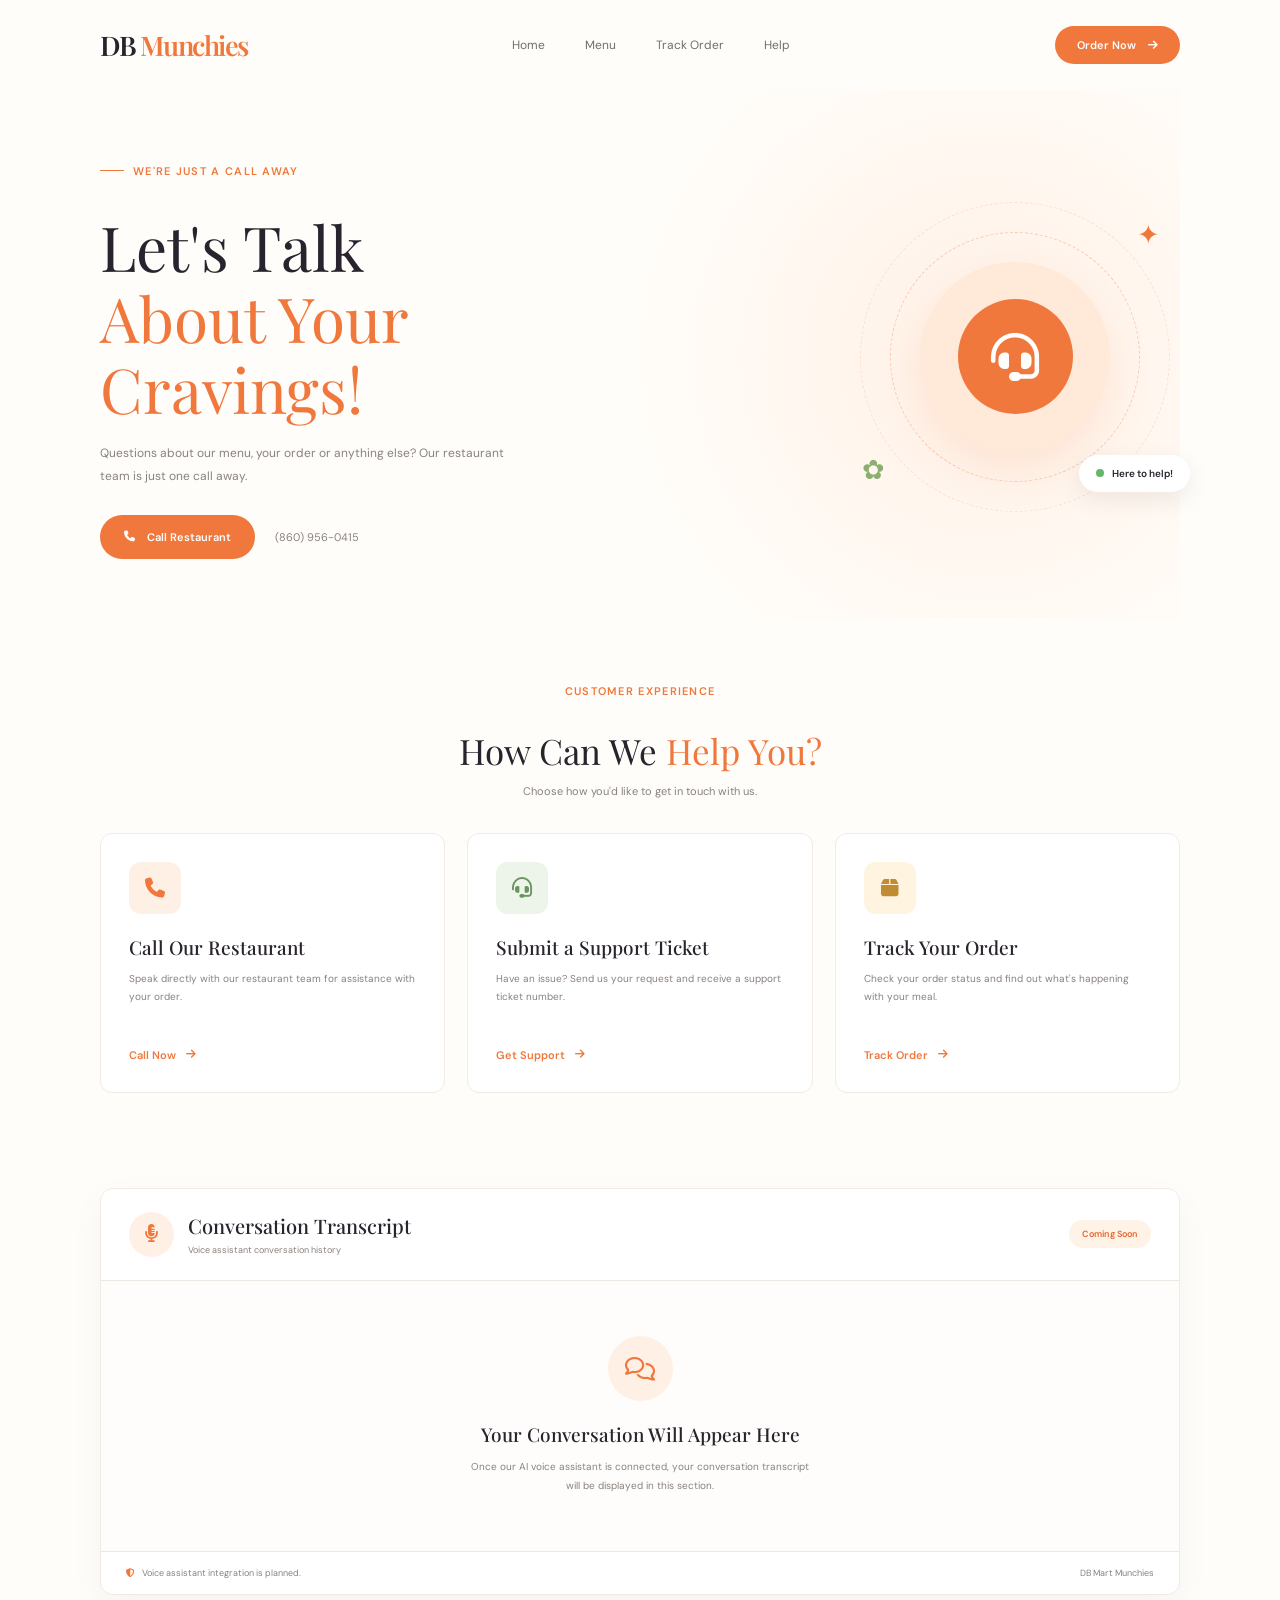
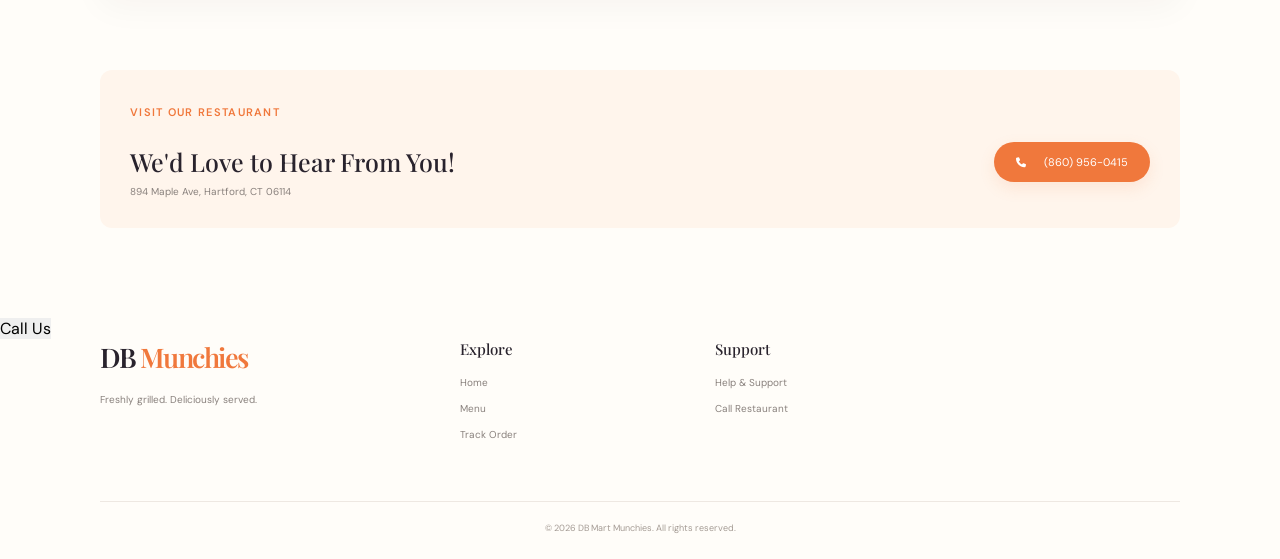
<file: call.html>
<!DOCTYPE html>
<html lang="en">
<head>
    <meta charset="UTF-8">
    <meta name="viewport" content="width=device-width, initial-scale=1.0">

    <title>Call Receptionist | DB Mart Munchies</title>

    <link rel="preconnect" href="https://fonts.googleapis.com">
    <link rel="preconnect" href="https://fonts.gstatic.com" crossorigin>

    <link href="https://fonts.googleapis.com/css2?family=DM+Sans:wght@400;500;600;700&family=Playfair+Display:wght@400;500;600;700&display=swap" rel="stylesheet">

    <link rel="stylesheet" href="style.css">
    <link rel="stylesheet" href="call.css">

    <link rel="stylesheet" href="https://cdnjs.cloudflare.com/ajax/libs/font-awesome/6.7.2/css/all.min.css">
</head>

<body>

<div class="page-shell">

    <!-- NAVBAR -->
    <header class="navbar container">

        <a href="index.html" class="logo">
            DB<span> Munchies</span>
        </a>

        <nav class="nav-links" id="navLinks">
            <a href="index.html">Home</a>
            <a href="menu.html">Menu</a>
            <a href="track-order.html">Track Order</a>
            <a href="help.html">Help</a>
        </nav>

        <div class="nav-actions">

            <a href="menu.html" class="nav-order-btn">
                Order Now
                <i class="fa-solid fa-arrow-right"></i>
            </a>

            <button class="menu-toggle" id="menuToggle" aria-label="Toggle menu">
                <i class="fa-solid fa-bars"></i>
            </button>

        </div>

    </header>


    <main>

        <!-- HERO -->
        <section class="call-hero container">

            <div class="call-hero-content">

                <span class="eyebrow">
                    <span class="eyebrow-line"></span>
                    WE'RE JUST A CALL AWAY
                </span>

                <h1>
                    Let's Talk
                    <br>
                    <span>About Your Cravings!</span>
                </h1>

                <p>
                    Questions about our menu, your order or anything else?
                    Our restaurant team is just one call away.
                </p>

                <div class="call-hero-actions">

                    <a href="tel:+18609560415" class="call-primary-btn">
                        <i class="fa-solid fa-phone"></i>
                        Call Restaurant
                    </a>

                    <span class="call-phone-number">
                        (860) 956-0415
                    </span>

                </div>

            </div>


            <div class="call-hero-visual">

                <div class="call-orbit orbit-one"></div>
                <div class="call-orbit orbit-two"></div>

                <div class="call-main-circle">

                    <div class="call-mic-icon">
                        <i class="fa-solid fa-headset"></i>
                    </div>

                </div>

                <span class="call-decoration decoration-one">✦</span>
                <span class="call-decoration decoration-two">✿</span>

                <div class="call-floating-label">
                    <span class="online-dot"></span>
                    Here to help!
                </div>

            </div>

        </section>


        <!-- CALL EXPERIENCE -->
        <section class="call-section container">

            <div class="call-section-heading">

                <span class="eyebrow">CUSTOMER EXPERIENCE</span>

                <h2>How Can We <span>Help You?</span></h2>

                <p>Choose how you'd like to get in touch with us.</p>

            </div>


            <div class="call-options-grid">

                <!-- PHONE OPTION -->
                <div class="call-option-card">

                    <div class="option-icon phone-icon">
                        <i class="fa-solid fa-phone"></i>
                    </div>

                    <h3>Call Our Restaurant</h3>

                    <p>
                        Speak directly with our restaurant team
                        for assistance with your order.
                    </p>

                    <a href="tel:+18609560415" class="option-link">
                        Call Now
                        <i class="fa-solid fa-arrow-right"></i>
                    </a>

                </div>


                <!-- SUPPORT OPTION -->
                <div class="call-option-card">

                    <div class="option-icon support-icon">
                        <i class="fa-solid fa-headset"></i>
                    </div>

                    <h3>Submit a Support Ticket</h3>

                    <p>
                        Have an issue? Send us your request
                        and receive a support ticket number.
                    </p>

                    <a href="help.html" class="option-link">
                        Get Support
                        <i class="fa-solid fa-arrow-right"></i>
                    </a>

                </div>


                <!-- ORDER OPTION -->
                <div class="call-option-card">

                    <div class="option-icon order-icon">
                        <i class="fa-solid fa-box"></i>
                    </div>

                    <h3>Track Your Order</h3>

                    <p>
                        Check your order status and find out
                        what's happening with your meal.
                    </p>

                    <a href="track-order.html" class="option-link">
                        Track Order
                        <i class="fa-solid fa-arrow-right"></i>
                    </a>

                </div>

            </div>

        </section>


        <!-- VOICE ASSISTANT TRANSCRIPT -->
        <section class="transcript-section container">

            <div class="transcript-card">

                <div class="transcript-header">

                    <div class="transcript-title">

                        <span class="transcript-icon">
                            <i class="fa-solid fa-microphone-lines"></i>
                        </span>

                        <div>
                            <h2>Conversation Transcript</h2>
                            <p>Voice assistant conversation history</p>
                        </div>

                    </div>

                    <span class="coming-soon-badge">
                        Coming Soon
                    </span>

                </div>


                <div class="transcript-body" id="transcriptBody">

                    <div class="transcript-empty">

                        <div class="transcript-empty-icon">
                            <i class="fa-regular fa-comments"></i>
                        </div>

                        <h3>Your Conversation Will Appear Here</h3>

                        <p>
                            Once our AI voice assistant is connected,
                            your conversation transcript will be
                            displayed in this section.
                        </p>

                    </div>

                </div>


                <div class="transcript-footer">

                    <span>
                        <i class="fa-solid fa-shield-halved"></i>
                        Voice assistant integration is planned.
                    </span>

                    <span>
                        DB Mart Munchies
                    </span>

                </div>

            </div>

        </section>


        <!-- CONTACT STRIP -->
        <section class="call-contact-strip container">

            <div>

                <span class="eyebrow">VISIT OUR RESTAURANT</span>

                <h2>We'd Love to Hear From You!</h2>

                <p>
                    894 Maple Ave, Hartford, CT 06114
                </p>

            </div>

            <a href="tel:+18609560415" class="primary-btn">
                <i class="fa-solid fa-phone"></i>
                (860) 956-0415
            </a>

        </section><button onclick="callRestaurant()">Call Us</button>



    </main>


    <!-- FOOTER -->
    <footer class="footer container"> 
        <div class="footer-brand">
            <a href="index.html" class="logo">
                DB<span> Munchies</span>
            </a>

            <p>Freshly grilled. Deliciously served.</p>
        </div>

        <div class="footer-column">
            <h4>Explore</h4>
            <a href="index.html">Home</a>
            <a href="menu.html">Menu</a>
            <a href="track-order.html">Track Order</a>
        </div>

        <div class="footer-column">
            <h4>Support</h4>
            <a href="help.html">Help & Support</a>
            <a href="call.html">Call Restaurant</a>
        </div>

        <div class="copyright">
            © 2026 DB Mart Munchies. All rights reserved.
        </div>

    </footer>

</div>

<script src="call.js"></script>
<script>
function callRestaurant() {
  window.open("https://agent.retellai.com/orb/agent_50154412b141a7c91be232846f?token=e66ca8441852ef5e52f5ec19f13c6981", "_blank");
}
</script>


</body>
</html>
</file>
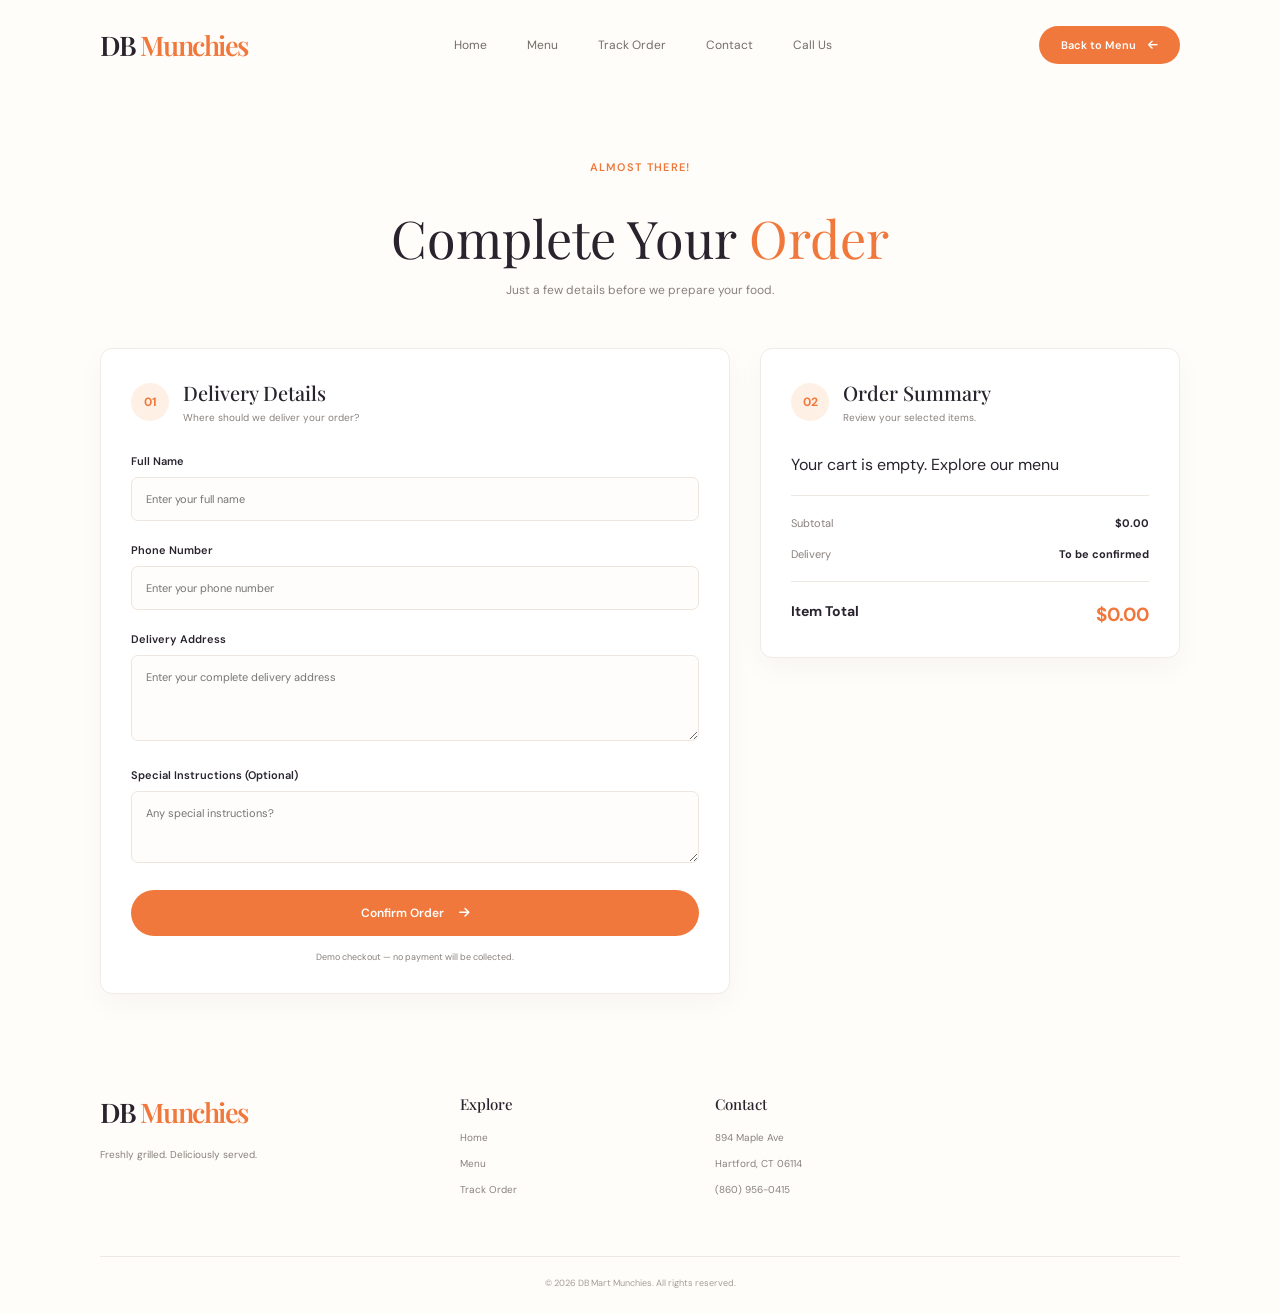
<file: checkout.html>
<!DOCTYPE html>
<html lang="en">
<head>
    <meta charset="UTF-8">
    <meta name="viewport" content="width=device-width, initial-scale=1.0">

    <title>Checkout | DB Mart Munchies</title>

    <link rel="preconnect" href="https://fonts.googleapis.com">
    <link rel="preconnect" href="https://fonts.gstatic.com" crossorigin>

    <link href="https://fonts.googleapis.com/css2?family=DM+Sans:wght@400;500;600;700&family=Playfair+Display:wght@400;500;600;700&display=swap" rel="stylesheet">

    <link rel="stylesheet" href="style.css">
    <link rel="stylesheet" href="checkout.css">
    <link rel="stylesheet" href="https://cdnjs.cloudflare.com/ajax/libs/font-awesome/6.7.2/css/all.min.css">
</head>

<body>

<div class="page-shell">

    <header class="navbar container">

        <a href="index.html" class="logo">
            DB<span> Munchies</span>
        </a>

        <nav class="nav-links">
            <a href="index.html">Home</a>
            <a href="menu.html">Menu</a>
            <a href="track-order.html">Track Order</a>
            <a href="index.html#contact">Contact</a>
             <a href="call.html">Call Us</a>
        </nav>

        <a href="menu.html" class="nav-order-btn">
            Back to Menu
            <i class="fa-solid fa-arrow-left"></i>
        </a>

    </header>


    <main class="checkout-section container">

        <div class="checkout-heading">
            <span class="eyebrow">ALMOST THERE!</span>

            <h1>Complete Your <span>Order</span></h1>

            <p>Just a few details before we prepare your food.</p>
        </div>


        <div class="checkout-layout">

            <!-- CUSTOMER FORM -->

            <div class="customer-form-card">

                <div class="checkout-step-heading">
                    <span class="step-number">01</span>

                    <div>
                        <h2>Delivery Details</h2>
                        <p>Where should we deliver your order?</p>
                    </div>
                </div>


                <form id="orderForm">

                    <div class="form-group">
                        <label for="customerName">Full Name</label>

                        <input
                            type="text"
                            id="customerName"
                            placeholder="Enter your full name"
                            required
                            minlength="2"
                        >
                    </div>


                    <div class="form-group">
                        <label for="customerPhone">Phone Number</label>

                        <input
                            type="tel"
                            id="customerPhone"
                            placeholder="Enter your phone number"
                            required
                            pattern="[0-9+() -]{7,20}"
                            title="Enter a valid phone number"
                        >
                    </div>


                    <div class="form-group">
                        <label for="customerAddress">Delivery Address</label>

                        <textarea
                            id="customerAddress"
                            rows="4"
                            placeholder="Enter your complete delivery address"
                            required
                            minlength="8"
                        ></textarea>
                    </div>


                    <div class="form-group">
                        <label for="orderNotes">
                            Special Instructions (Optional)
                        </label>

                        <textarea
                            id="orderNotes"
                            rows="3"
                            placeholder="Any special instructions?"
                        ></textarea>
                    </div>


                    <button type="submit" class="confirm-order-btn">
                        Confirm Order
                        <i class="fa-solid fa-arrow-right"></i>
                    </button>

                    <p class="checkout-disclaimer">
                        Demo checkout — no payment will be collected.
                    </p>

                </form>

            </div>


            <!-- ORDER SUMMARY -->

            <aside class="order-summary-card">

                <div class="checkout-step-heading">
                    <span class="step-number">02</span>

                    <div>
                        <h2>Order Summary</h2>
                        <p>Review your selected items.</p>
                    </div>
                </div>


                <div id="checkoutItems" class="checkout-items"></div>


                <div class="summary-divider"></div>


                <div class="summary-row">
                    <span>Subtotal</span>
                    <strong id="subtotal">$0.00</strong>
                </div>

                <div class="summary-row">
                    <span>Delivery</span>
                    <strong>To be confirmed</strong>
                </div>

                <div class="summary-divider"></div>

                <div class="summary-total">
                    <span>Item Total</span>
                    <strong id="grandTotal">$0.00</strong>
                </div>

            </aside>

        </div>


        <!-- ORDER SUCCESS -->

        <div class="order-success" id="orderSuccess">

            <div class="success-icon">
                <i class="fa-solid fa-check"></i>
            </div>

            <span class="eyebrow">ORDER RECEIVED</span>

            <h2>Thank You For Your Order!</h2>

            <p>Your demo order has been created successfully.</p>

            <div class="generated-order">
                <span>Your Order Number</span>
                <strong id="generatedOrderId">#3001</strong>
            </div>

            <a href="track-order.html" class="primary-btn">
                Track Your Order
                <i class="fa-solid fa-arrow-right"></i>
            </a>

            <a href="menu.html" class="back-menu-link">
                Continue Exploring Menu
            </a>

        </div>

    </main>


    <footer class="footer container">
        <div class="footer-brand">
            <a href="index.html" class="logo">DB<span> Munchies</span></a>
            <p>Freshly grilled. Deliciously served.</p>
        </div>

        <div class="footer-column">
            <h4>Explore</h4>
            <a href="index.html">Home</a>
            <a href="menu.html">Menu</a>
            <a href="track-order.html">Track Order</a>
        </div>

        <div class="footer-column">
            <h4>Contact</h4>
            <p>894 Maple Ave</p>
            <p>Hartford, CT 06114</p>
            <p>(860) 956-0415</p>
        </div>

        <div class="copyright">
            © 2026 DB Mart Munchies. All rights reserved.
        </div>
    </footer>

</div>

<script src="checkout.js"></script>

</body>
</html>
</file>
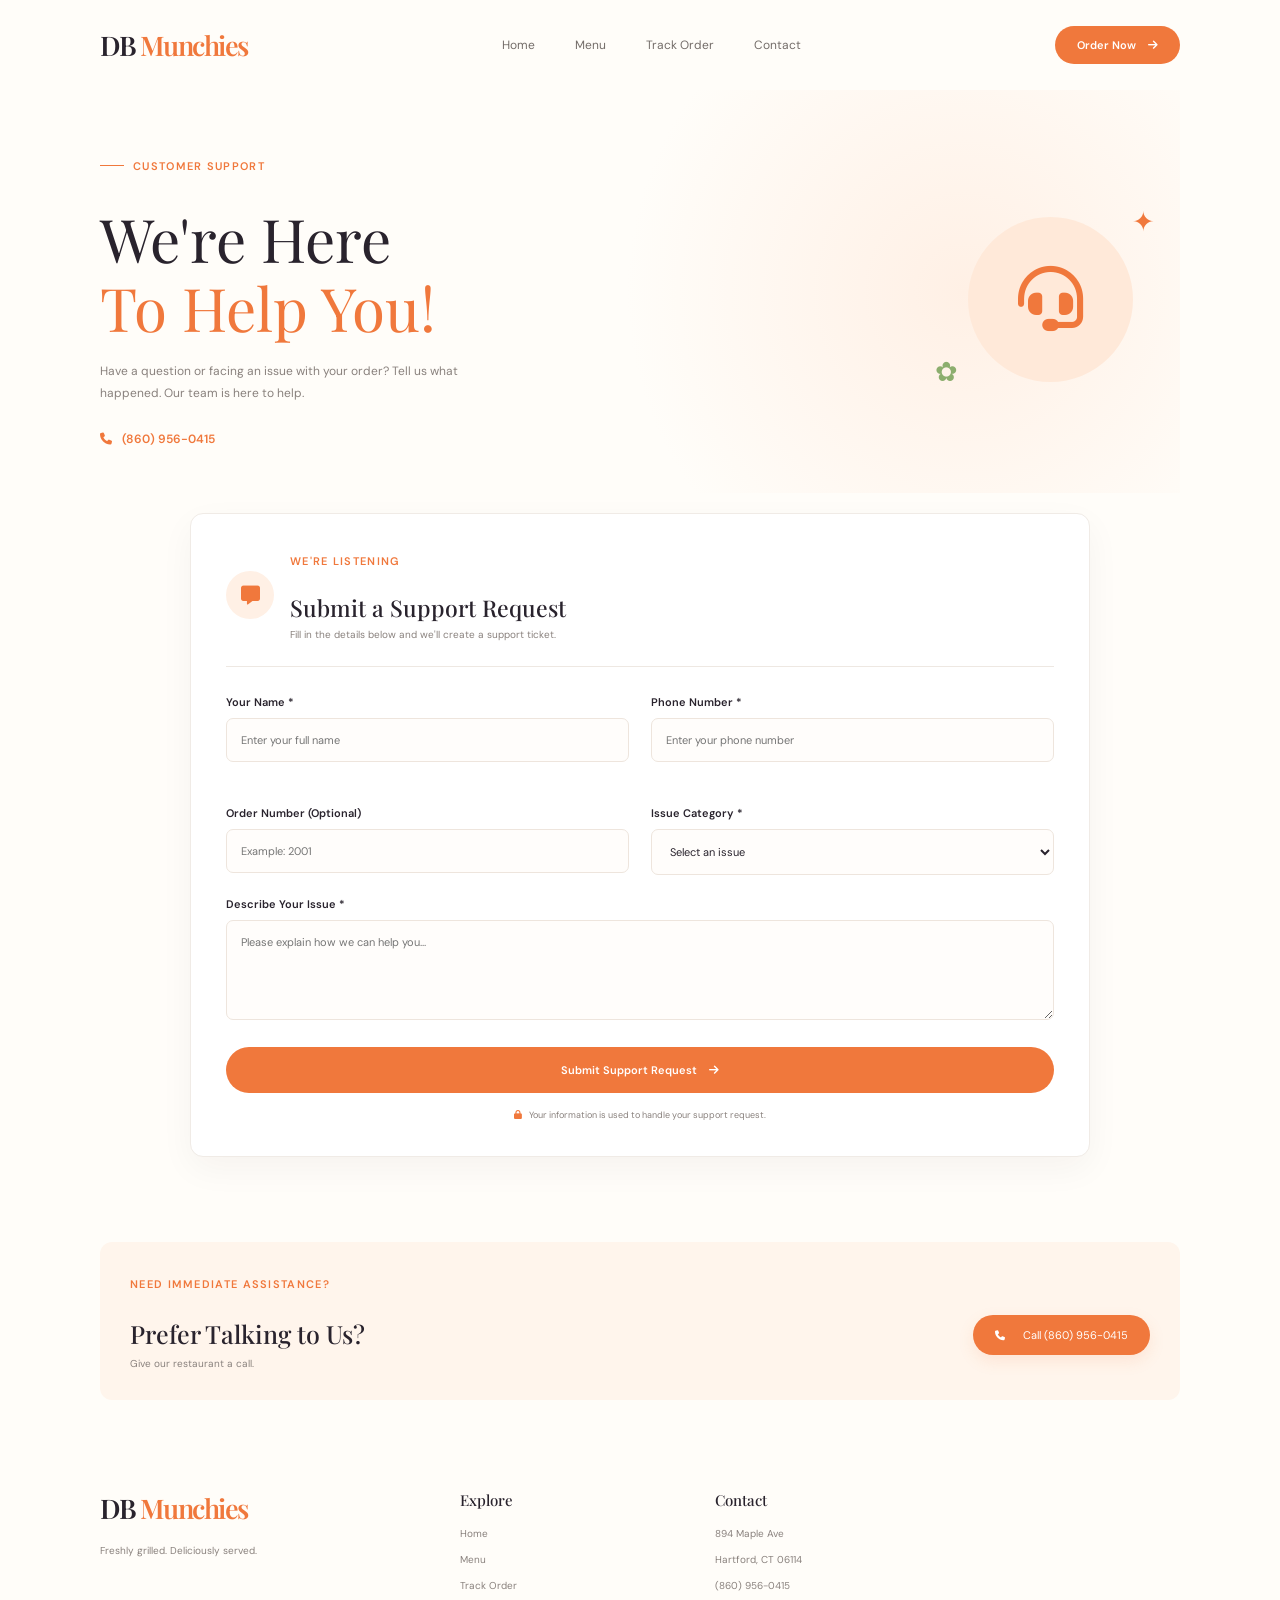
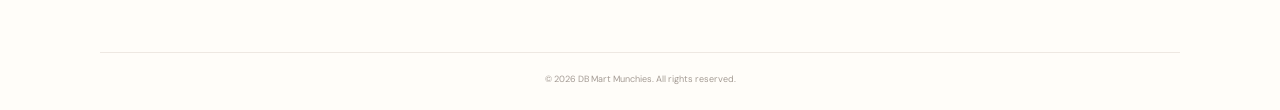
<file: help.html>
<!DOCTYPE html>
<html lang="en">
<head>
    <meta charset="UTF-8">
    <meta name="viewport" content="width=device-width, initial-scale=1.0">

    <title>Help & Support | DB Mart Munchies</title>

    <link rel="preconnect" href="https://fonts.googleapis.com">
    <link rel="preconnect" href="https://fonts.gstatic.com" crossorigin>

    <link href="https://fonts.googleapis.com/css2?family=DM+Sans:wght@400;500;600;700&family=Playfair+Display:wght@400;500;600;700&display=swap" rel="stylesheet">

    <link rel="stylesheet" href="style.css">
    <link rel="stylesheet" href="help.css">

    <link rel="stylesheet" href="https://cdnjs.cloudflare.com/ajax/libs/font-awesome/6.7.2/css/all.min.css">
</head>

<body>

<div class="page-shell">

    <!-- NAVBAR -->
    <header class="navbar container">

        <a href="index.html" class="logo">
            DB<span> Munchies</span>
        </a>

        <nav class="nav-links" id="navLinks">
            <a href="index.html">Home</a>
            <a href="menu.html">Menu</a>
            <a href="track-order.html">Track Order</a>
            <a href="index.html#contact">Contact</a>
        </nav>

        <div class="nav-actions">
            <a href="menu.html" class="nav-order-btn">
                Order Now
                <i class="fa-solid fa-arrow-right"></i>
            </a>

            <button class="menu-toggle" id="menuToggle" aria-label="Toggle menu">
                <i class="fa-solid fa-bars"></i>
            </button>
        </div>

    </header>


    <main>

        <!-- SUPPORT HERO -->
        <section class="help-hero container">

            <div class="help-hero-content">

                <span class="eyebrow">
                    <span class="eyebrow-line"></span>
                    CUSTOMER SUPPORT
                </span>

                <h1>
                    We're Here
                    <br>
                    <span>To Help You!</span>
                </h1>

                <p>
                    Have a question or facing an issue with your order?
                    Tell us what happened. Our team is here to help.
                </p>

                <div class="help-contact-info">

                    <a href="tel:+18609560415">
                        <i class="fa-solid fa-phone"></i>
                        (860) 956-0415
                    </a>

                </div>

            </div>

            <div class="help-hero-visual">
                <div class="help-illustration-circle">
                    <i class="fa-solid fa-headset"></i>
                </div>

                <span class="help-decoration help-decoration-one">✦</span>
                <span class="help-decoration help-decoration-two">✿</span>
            </div>

        </section>


        <!-- SUPPORT FORM -->
        <section class="help-section container">

            <div class="help-form-card" id="helpFormCard">

                <div class="help-form-heading">

                    <span class="help-form-icon">
                        <i class="fa-solid fa-message"></i>
                    </span>

                    <div>
                        <span class="eyebrow">WE'RE LISTENING</span>
                        <h2>Submit a Support Request</h2>
                        <p>Fill in the details below and we'll create a support ticket.</p>
                    </div>

                </div>


                <form id="supportForm">

                    <div class="help-form-grid">

                        <div class="help-field">

                            <label for="supportName">Your Name *</label>

                            <input
                                type="text"
                                id="supportName"
                                placeholder="Enter your full name"
                                required
                                minlength="2"
                            >

                        </div>


                        <div class="help-field">

                            <label for="supportPhone">Phone Number *</label>

                            <input
                                type="tel"
                                id="supportPhone"
                                placeholder="Enter your phone number"
                                required
                                pattern="[0-9+() -]{7,20}"
                                title="Enter a valid phone number"
                            >

                        </div>


                        <div class="help-field">

                            <label for="supportOrder">Order Number (Optional)</label>

                            <input
                                type="text"
                                id="supportOrder"
                                placeholder="Example: 2001"
                            >

                        </div>


                        <div class="help-field">

                            <label for="supportCategory">Issue Category *</label>

                            <select id="supportCategory" required>

                                <option value="">Select an issue</option>
                                <option value="Late Delivery">Late Delivery</option>
                                <option value="Wrong Order">Wrong Order</option>
                                <option value="Missing Items">Missing Items</option>
                                <option value="Food Quality">Food Quality</option>
                                <option value="Order Cancellation">Order Cancellation</option>
                                <option value="Payment Issue">Payment Issue</option>
                                <option value="Other">Other</option>

                            </select>

                        </div>

                    </div>


                    <div class="help-field">

                        <label for="supportIssue">Describe Your Issue *</label>

                        <textarea
                            id="supportIssue"
                            rows="5"
                            placeholder="Please explain how we can help you..."
                            required
                            minlength="5"
                        ></textarea>

                    </div>


                    <button type="submit" class="support-submit-btn">

                        Submit Support Request

                        <i class="fa-solid fa-arrow-right"></i>

                    </button>

                    <p class="support-privacy-note">
                        <i class="fa-solid fa-lock"></i>
                        Your information is used to handle your support request.
                    </p>

                </form>

            </div>


            <!-- SUCCESS MESSAGE -->
            <div class="ticket-success" id="ticketSuccess">

                <div class="ticket-success-icon">
                    <i class="fa-solid fa-check"></i>
                </div>

                <span class="eyebrow">REQUEST SUBMITTED</span>

                <h2>We've Got Your Request!</h2>

                <p>
                    Your support request has been recorded.
                    Keep your ticket number for future reference.
                </p>

                <div class="ticket-number-box">

                    <span>Your Ticket Number</span>

                    <strong id="ticketNumber">#TKT-1001</strong>

                    <button type="button" id="copyTicket">
                        <i class="fa-regular fa-copy"></i>
                        Copy Ticket Number
                    </button>

                </div>

                <p class="ticket-demo-note" id="ticketDemoNote"></p>

                <button type="button" class="primary-btn" id="newRequest">
                    Submit Another Request
                    <i class="fa-solid fa-arrow-right"></i>
                </button>

            </div>

        </section>


        <!-- CONTACT STRIP -->
        <section class="help-contact-strip container">

            <div>
                <span class="eyebrow">NEED IMMEDIATE ASSISTANCE?</span>
                <h2>Prefer Talking to Us?</h2>
                <p>Give our restaurant a call.</p>
            </div>

            <a href="tel:+18609560415" class="primary-btn">
                <i class="fa-solid fa-phone"></i>
                Call (860) 956-0415
            </a>

        </section>

    </main>


    <!-- FOOTER -->
    <footer class="footer container" id="contact">

        <div class="footer-brand">
            <a href="index.html" class="logo">
                DB<span> Munchies</span>
            </a>

            <p>Freshly grilled. Deliciously served.</p>
        </div>

        <div class="footer-column">
            <h4>Explore</h4>
            <a href="index.html">Home</a>
            <a href="menu.html">Menu</a>
            <a href="track-order.html">Track Order</a>
        </div>

        <div class="footer-column">
            <h4>Contact</h4>
            <p>894 Maple Ave</p>
            <p>Hartford, CT 06114</p>
            <p>(860) 956-0415</p>
        </div>

        <div class="copyright">
            © 2026 DB Mart Munchies. All rights reserved.
        </div>

    </footer>

</div>

<script src="help.js"></script>

</body>
</html>
</file>
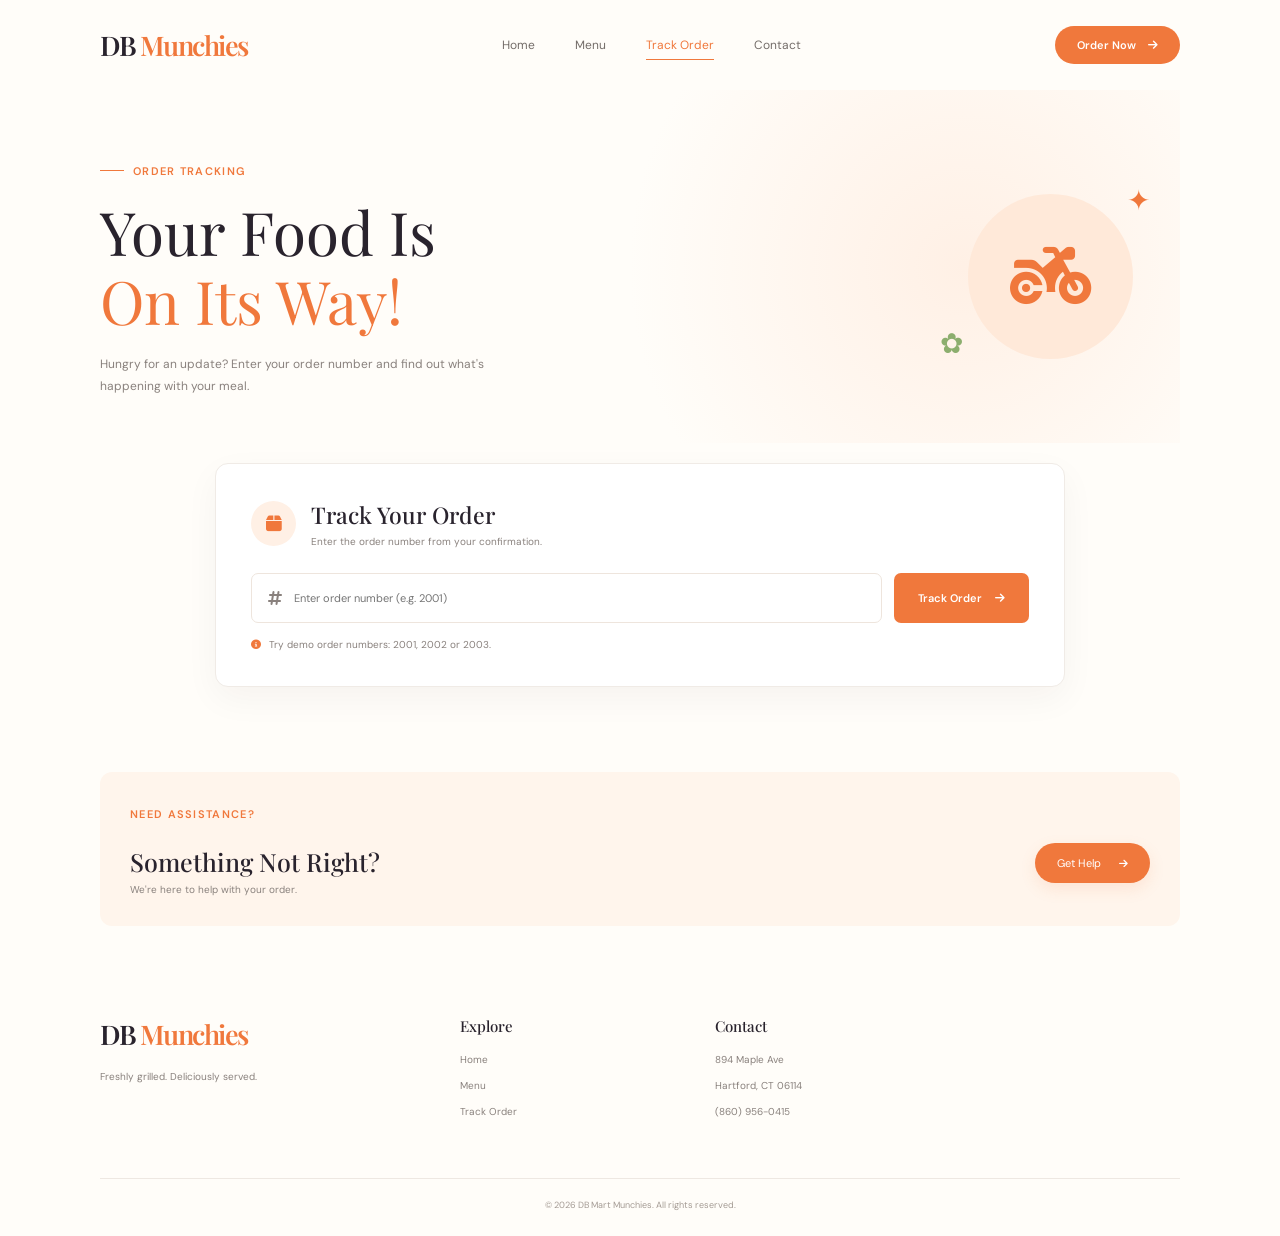
<file: track-order.html>
<!DOCTYPE html>
<html lang="en">
<head>
    <meta charset="UTF-8">
    <meta name="viewport" content="width=device-width, initial-scale=1.0">

    <title>Track Your Order | DB Mart Munchies</title>

    <link rel="preconnect" href="https://fonts.googleapis.com">
    <link rel="preconnect" href="https://fonts.gstatic.com" crossorigin>

    <link href="https://fonts.googleapis.com/css2?family=DM+Sans:wght@400;500;600;700&family=Playfair+Display:wght@400;500;600;700&display=swap" rel="stylesheet">

    <link rel="stylesheet" href="style.css">
    <link rel="stylesheet" href="track-order.css">
    <link rel="stylesheet" href="https://cdnjs.cloudflare.com/ajax/libs/font-awesome/6.7.2/css/all.min.css">
</head>

<body>

<div class="page-shell">

    <!-- NAVBAR -->
    <header class="navbar container">

        <a href="index.html" class="logo">
            DB<span> Munchies</span>
        </a>

        <nav class="nav-links" id="navLinks">
            <a href="index.html">Home</a>
            <a href="menu.html">Menu</a>
            <a href="track-order.html" class="active">Track Order</a>
            <a href="index.html#contact">Contact</a>
        </nav>

        <div class="nav-actions">
            <a href="menu.html" class="nav-order-btn">
                Order Now
                <i class="fa-solid fa-arrow-right"></i>
            </a>

            <button class="menu-toggle" id="menuToggle" aria-label="Toggle menu">
                <i class="fa-solid fa-bars"></i>
            </button>
        </div>

    </header>


    <main>

        <!-- TRACK HERO -->
        <section class="tracking-hero container">

            <div class="tracking-hero-content">
                <span class="eyebrow">
                    <span class="eyebrow-line"></span>
                    ORDER TRACKING
                </span>

                <h1>
                    Your Food Is
                    <br>
                    <span>On Its Way!</span>
                </h1>

                <p>
                    Hungry for an update? Enter your order number
                    and find out what's happening with your meal.
                </p>

            </div>

            <div class="tracking-hero-icon">
                <div class="tracking-icon-circle">
                    <i class="fa-solid fa-motorcycle"></i>
                </div>
                <span class="tracking-star star-one">✦</span>
                <span class="tracking-star star-two">✿</span>
            </div>

        </section>


        <!-- TRACKING FORM -->
        <section class="tracking-section container">

            <div class="tracking-search-card">

                <div class="tracking-card-heading">
                    <span class="tracking-small-icon">
                        <i class="fa-solid fa-box"></i>
                    </span>

                    <div>
                        <h2>Track Your Order</h2>
                        <p>Enter the order number from your confirmation.</p>
                    </div>
                </div>


                <form id="trackingForm" class="tracking-form">

                    <div class="tracking-input-wrap">
                        <i class="fa-solid fa-hashtag"></i>

                        <input
                            type="text"
                            id="orderNumber"
                            placeholder="Enter order number (e.g. 2001)"
                            required
                            autocomplete="off"
                        >
                    </div>

                    <button type="submit" class="tracking-btn">
                        Track Order
                        <i class="fa-solid fa-arrow-right"></i>
                    </button>

                </form>

                <p class="tracking-hint">
                    <i class="fa-solid fa-circle-info"></i>
                    Try demo order numbers: 2001, 2002 or 2003.
                </p>

            </div>


            <!-- ERROR MESSAGE -->
            <div class="tracking-error" id="trackingError">
                <i class="fa-solid fa-circle-exclamation"></i>
                <div>
                    <strong>Order not found</strong>
                    <p>Please check your order number and try again.</p>
                </div>
            </div>


            <!-- RESULT -->
            <div class="tracking-result" id="trackingResult">

                <div class="result-header">

                    <div>
                        <span class="eyebrow">ORDER DETAILS</span>
                        <h2>Order <span id="displayOrderId"></span></h2>
                    </div>

                    <span class="status-badge" id="statusBadge">
                        Preparing
                    </span>

                </div>


                <div class="result-details">

                    <div class="detail-box">
                        <span>Customer</span>
                        <strong id="displayCustomer"></strong>
                    </div>

                    <div class="detail-box">
                        <span>Ordered Item</span>
                        <strong id="displayItem"></strong>
                    </div>

                    <div class="detail-box">
                        <span>Estimated Time</span>
                        <strong id="displayEta"></strong>
                    </div>

                </div>


                <!-- ORDER TIMELINE -->
                <div class="order-timeline-section">

                    <h3>Order Progress</h3>

                    <div class="order-timeline" id="orderTimeline">

                        <div class="timeline-step">
                            <div class="timeline-icon">
                                <i class="fa-solid fa-receipt"></i>
                            </div>
                            <div class="timeline-text">
                                <strong>Order Received</strong>
                                <span>We've received your order.</span>
                            </div>
                        </div>

                        <div class="timeline-step">
                            <div class="timeline-icon">
                                <i class="fa-solid fa-fire-burner"></i>
                            </div>
                            <div class="timeline-text">
                                <strong>Preparing</strong>
                                <span>Your food is being prepared.</span>
                            </div>
                        </div>

                        <div class="timeline-step">
                            <div class="timeline-icon">
                                <i class="fa-solid fa-motorcycle"></i>
                            </div>
                            <div class="timeline-text">
                                <strong>Out for Delivery</strong>
                                <span>Your order is on its way.</span>
                            </div>
                        </div>

                        <div class="timeline-step">
                            <div class="timeline-icon">
                                <i class="fa-solid fa-house"></i>
                            </div>
                            <div class="timeline-text">
                                <strong>Delivered</strong>
                                <span>Enjoy your delicious meal!</span>
                            </div>
                        </div>

                    </div>

                </div>


                <div class="tracking-footer-message" id="trackingFooterMessage">
                    Thank you for choosing DB Mart Munchies!
                </div>

                <p class="demo-notice" id="demoNotice"></p>

            </div>

        </section>


        <!-- HELP SECTION -->
        <section class="tracking-help container">

            <div>
                <span class="eyebrow">NEED ASSISTANCE?</span>
                <h2>Something Not Right?</h2>
                <p>We're here to help with your order.</p>
            </div>

            <a href="help.html" class="primary-btn">
                Get Help
                <i class="fa-solid fa-arrow-right"></i>
            </a>

        </section>

    </main>


    <!-- FOOTER -->
    <footer class="footer container" id="contact">

        <div class="footer-brand">
            <a href="index.html" class="logo">DB<span> Munchies</span></a>
            <p>Freshly grilled. Deliciously served.</p>
        </div>

        <div class="footer-column">
            <h4>Explore</h4>
            <a href="index.html">Home</a>
            <a href="menu.html">Menu</a>
            <a href="track-order.html">Track Order</a>
        </div>

        <div class="footer-column">
            <h4>Contact</h4>
            <p>894 Maple Ave</p>
            <p>Hartford, CT 06114</p>
            <p>(860) 956-0415</p>
        </div>

        <div class="copyright">
            © 2026 DB Mart Munchies. All rights reserved.
        </div>

    </footer>

</div>

<script src="track-order.js"></script>

</body>
</html>
</file>
<file: style.css>
/* ==========================================
   1. ROOT & RESET
========================================== */

:root {
    --orange: #f0783c;
    --orange-dark: #e7652e;
    --cream: #fffdf9;
    --dark: #29232d;
    --text: #89817d;
    --plum: #302333;
    --white: #ffffff;

    --heading: 'Playfair Display', serif;
    --body: 'DM Sans', sans-serif;
}

* {
    margin: 0;
    padding: 0;
    box-sizing: border-box;
}

html {
    scroll-behavior: smooth;
}

body {
    background: var(--orange);
    color: var(--dark);
    font-family: var(--body);
    overflow-x: hidden;
}

button,
input {
    font: inherit;
}

button,
a {
    -webkit-tap-highlight-color: transparent;
}

a {
    text-decoration: none;
    color: inherit;
}

button {
    border: 0;
    cursor: pointer;
}

img {
    width: 100%;
    display: block;
    object-fit: cover;
}

.page-shell {
    width: min(1440px, 100%);
    min-height: 100vh;
    margin: auto;
    background: var(--cream);
    overflow: hidden;
}

.container {
    width: min(1080px, 86%);
    margin-inline: auto;
}

.section {
    padding-block: 100px;
}


/* ==========================================
   2. NAVBAR
========================================== */

.navbar {
    height: 90px;
    display: flex;
    align-items: center;
    justify-content: space-between;
    position: relative;
    z-index: 100;
}

.logo {
    font-family: var(--heading);
    font-size: 27px;
    font-weight: 600;
    letter-spacing: -1.5px;
}

.logo span {
    color: var(--orange);
}

.nav-links {
    display: flex;
    align-items: center;
    gap: 40px;
}

.nav-links a {
    font-size: 12px;
    color: #746d69;
    transition: color .3s ease;
    position: relative;
}

.nav-links a::after {
    content: "";
    position: absolute;
    width: 0;
    height: 1.5px;
    bottom: -7px;
    left: 0;
    background: var(--orange);
    transition: width .3s ease;
}

.nav-links a:hover,
.nav-links a.active {
    color: var(--orange);
}

.nav-links a:hover::after,
.nav-links a.active::after {
    width: 100%;
}

.nav-actions {
    display: flex;
    gap: 18px;
    align-items: center;
}

.icon-btn {
    position: relative;
    background: transparent;
    color: var(--dark);
    font-size: 14px;
    transition: color .3s, transform .3s;
}

.icon-btn:hover {
    color: var(--orange);
    transform: translateY(-2px);
}

.cart-count {
    position: absolute;
    top: -9px;
    right: -10px;
    background: var(--orange);
    color: white;
    width: 15px;
    height: 15px;
    font-size: 9px;
    border-radius: 50%;
    display: grid;
    place-items: center;
}

.menu-toggle {
    display: none;
    background: transparent;
    font-size: 20px;
    color: var(--dark);
}


/* ==========================================
   3. HERO
========================================== */

.hero {
    min-height: 570px;
    display: grid;
    grid-template-columns: 0.92fr 1.08fr;
    align-items: center;
    position: relative;
    padding-top: 25px;
    padding-bottom: 75px;
}

.hero-content {
    position: relative;
    z-index: 2;
    padding-bottom: 30px;
}

.eyebrow {
    display: inline-flex;
    align-items: center;
    gap: 9px;
    color: var(--orange);
    font-size: 11px;
    font-weight: 600;
    letter-spacing: 1.3px;
    margin-bottom: 19px;
}

.eyebrow-line {
    width: 24px;
    height: 1px;
    background: var(--orange);
}

.hero h1 {
    font-family: var(--heading);
    font-size: clamp(42px, 5.4vw, 69px);
    line-height: 1.13;
    font-weight: 400;
    letter-spacing: -2px;
}

.title-icon {
    font-size: .75em;
}

.hero-content > p,
.about-content > p,
.special-content > p {
    color: var(--text);
    font-size: 12px;
    line-height: 2;
    max-width: 370px;
    margin-top: 22px;
}

.primary-btn {
    margin-top: 27px;
    display: inline-flex;
    align-items: center;
    gap: 18px;
    background: var(--orange);
    color: var(--white);
    padding: 13px 22px;
    border-radius: 30px;
    font-size: 11px;
    transition: all .35s ease;
    box-shadow: 0 6px 16px rgba(240, 120, 60, .13);
}

.primary-btn i {
    font-size: 10px;
    transition: transform .3s;
}

.primary-btn:hover {
    background: var(--orange-dark);
    transform: translateY(-4px);
    box-shadow: 0 12px 24px rgba(240, 120, 60, .25);
}

.primary-btn:hover i {
    transform: translateX(5px);
}

.hero-stamp {
    position: absolute;
    left: 290px;
    bottom: 0;
    width: 75px;
    height: 75px;
    border: 1px solid #e7d9cf;
    border-radius: 50%;
    display: flex;
    flex-direction: column;
    justify-content: center;
    align-items: center;
    transform: rotate(-12deg);
}

.hero-stamp span {
    font-family: var(--heading);
    font-size: 17px;
    color: var(--plum);
}

.hero-stamp small {
    text-align: center;
    font-size: 8px;
    color: var(--text);
}

.hero-visual {
    min-height: 430px;
    display: grid;
    place-items: center;
    position: relative;
}

.hero-glow {
    position: absolute;
    width: 420px;
    height: 350px;
    background: radial-gradient(
        ellipse,
        rgba(255, 207, 165, .45),
        rgba(255, 253, 249, 0) 70%
    );
    border-radius: 50%;
}

.hero-image {
    position: relative;
    width: 112%;
    max-width: 570px;
    height: 390px;
    border-radius: 45% 45% 25% 25%;
    object-fit: cover;
    filter: drop-shadow(0 18px 25px rgba(60, 35, 20, .12));
    z-index: 1;
}

.decor {
    position: absolute;
    color: var(--orange);
    z-index: 2;
    animation: twinkle 3s infinite ease-in-out;
}

.decor-one {
    top: 60px;
    left: 8%;
    font-size: 25px;
}

.decor-two {
    top: 35%;
    right: 0;
    font-size: 29px;
    color: #8cae6e;
}

.decor-three {
    bottom: 45px;
    left: 15%;
    font-size: 19px;
}

.hero-caption {
    position: absolute;
    bottom: 30px;
    right: 5px;
    font-size: 10px;
    color: var(--orange);
    display: flex;
    gap: 10px;
    align-items: center;
}

.hero-bottom-text {
    position: absolute;
    bottom: 12px;
    left: 0;
    right: 0;
    display: flex;
    justify-content: space-between;
    font-size: 8px;
    letter-spacing: 1.5px;
    color: #a69b94;
}


/* ==========================================
   4. ABOUT SECTION
========================================== */

.about {
    display: grid;
    grid-template-columns: 1fr 1fr;
    gap: 90px;
    align-items: center;
}

.about-visual {
    min-height: 360px;
    display: grid;
    place-items: center;
    position: relative;
}

.about-glow {
    position: absolute;
    width: 100%;
    height: 80%;
    background: radial-gradient(
        ellipse,
        #ffe5d1,
        transparent 70%
    );
}

.about-image {
    position: relative;
    width: 95%;
    height: 310px;
    border-radius: 45% 45% 20% 20%;
    z-index: 1;
    box-shadow: 0 20px 45px rgba(60, 35, 20, .08);
}

.leaf-decoration {
    position: absolute;
    right: 8%;
    top: 20px;
    color: #87a96c;
    font-size: 36px;
}

.section-title {
    font-family: var(--heading);
    font-size: clamp(30px, 3.5vw, 43px);
    font-weight: 400;
    line-height: 1.25;
    letter-spacing: -1px;
}

.section-title span {
    font-size: 26px;
}

.about-content > p + p {
    margin-top: 12px;
}

.text-link {
    display: inline-flex;
    align-items: center;
    gap: 12px;
    margin-top: 23px;
    font-size: 11px;
    font-weight: 600;
    color: var(--dark);
    transition: color .3s;
}

.text-link span {
    width: 27px;
    height: 27px;
    display: grid;
    place-items: center;
    background: var(--orange);
    color: white;
    border-radius: 50%;
    transition: transform .3s;
}

.text-link:hover {
    color: var(--orange);
}

.text-link:hover span {
    transform: translateX(5px);
}


/* ==========================================
   5. POPULAR DISHES
========================================== */

.popular {
    padding-top: 75px;
    padding-bottom: 110px;
}

.section-heading {
    text-align: center;
    margin-bottom: 45px;
}

.section-heading .eyebrow {
    display: flex;
    justify-content: center;
}

.section-heading > p {
    margin-top: 12px;
    color: var(--text);
    font-size: 11px;
}

.dish-grid {
    display: grid;
    grid-template-columns: repeat(3, 1fr);
    gap: 28px;
}

.dish-card {
    padding: 17px 16px 18px;
    background: white;
    border: 1px solid #f2eee9;
    border-radius: 8px;
    box-shadow: 0 8px 25px rgba(53, 39, 29, .035);
    transition: transform .4s ease, box-shadow .4s ease;
}

.dish-card:hover {
    transform: translateY(-12px);
    box-shadow: 0 18px 40px rgba(53, 39, 29, .1);
}

.dish-image-wrap {
    height: 170px;
    overflow: hidden;
    border-radius: 6px;
    background: #fff4eb;
}

.dish-image-wrap img {
    height: 100%;
    transition: transform .6s cubic-bezier(.2, .7, .2, 1);
}

.dish-card:hover .dish-image-wrap img {
    transform: scale(1.1);
}

.dish-info {
    padding: 18px 3px 0;
}

.dish-info h3 {
    font-family: var(--heading);
    font-size: 17px;
    font-weight: 500;
}

.dish-info > p {
    font-size: 10px;
    color: var(--text);
    margin-top: 8px;
}

.dish-bottom {
    display: flex;
    align-items: center;
    justify-content: space-between;
    margin-top: 17px;
}

.price {
    color: var(--orange);
    font-size: 12px;
    font-weight: 700;
}

.add-btn {
    width: 29px;
    height: 29px;
    display: grid;
    place-items: center;
    background: var(--orange);
    color: white;
    border-radius: 50%;
    font-size: 11px;
    transition: transform .3s, background .3s;
}

.add-btn:hover {
    transform: rotate(90deg) scale(1.12);
    background: var(--orange-dark);
}


/* ==========================================
   6. SPECIAL DISH
========================================== */

.special {
    display: grid;
    grid-template-columns: 1fr 1.1fr;
    gap: 55px;
    align-items: center;
    padding-top: 50px;
    padding-bottom: 100px;
}

.special-content {
    padding-left: 35px;
    z-index: 2;
}

.special-visual {
    min-height: 350px;
    position: relative;
    display: grid;
    place-items: center;
}

.special-glow {
    position: absolute;
    width: 90%;
    height: 90%;
    background: radial-gradient(
        ellipse,
        #ffe0c6,
        transparent 70%
    );
}

.special-image {
    width: 100%;
    max-width: 480px;
    height: 330px;
    border-radius: 50%;
    position: relative;
    z-index: 1;
}

.special-leaf {
    position: absolute;
    right: 0;
    top: 30px;
    font-size: 38px;
    color: #86a86d;
    z-index: 2;
}


/* ==========================================
   7. NEWSLETTER
========================================== */

.newsletter {
    position: relative;
    min-height: 220px;
    margin-top: 20px;
    margin-bottom: 90px;
    background: var(--plum);
    border-radius: 14px;
    overflow: hidden;
    display: grid;
    grid-template-columns: 36% 64%;
    align-items: center;
    color: white;
}

.newsletter-image {
    height: 220px;
    overflow: hidden;
    position: relative;
}

.newsletter-image img {
    height: 100%;
    border-radius: 0 50% 50% 0;
    object-fit: cover;
}

.newsletter-content {
    padding: 30px 35px;
    position: relative;
    z-index: 2;
}

.newsletter-label {
    font-size: 9px;
    letter-spacing: 1.5px;
    color: #f6a77c;
    text-transform: uppercase;
}

.newsletter-content h2 {
    font-family: var(--heading);
    font-weight: 400;
    font-size: 29px;
    line-height: 1.25;
    margin-top: 9px;
}

.newsletter-form {
    display: flex;
    max-width: 400px;
    height: 42px;
    background: white;
    border-radius: 30px;
    padding: 4px;
    margin-top: 20px;
}

.newsletter-form input {
    flex: 1;
    width: 0;
    min-width: 0;
    border: 0;
    outline: 0;
    padding-left: 15px;
    font-size: 10px;
    border-radius: 30px;
    color: var(--dark);
}

.newsletter-form button {
    background: var(--orange);
    color: white;
    border-radius: 25px;
    padding: 0 16px;
    font-size: 9px;
    white-space: nowrap;
    transition: background .3s;
}

.newsletter-form button:hover {
    background: var(--orange-dark);
}

.newsletter-form button i {
    margin-left: 6px;
}

.form-message {
    color: #f6a77c;
    font-size: 10px;
    margin-top: 8px;
    min-height: 12px;
}

.newsletter-decoration {
    position: absolute;
    top: 15px;
    right: 22px;
    font-size: 20px;
    color: #e9a17b;
}


/* ==========================================
   8. FOOTER
========================================== */

.footer {
    display: grid;
    grid-template-columns: 1.5fr 1fr 1fr 1fr;
    gap: 45px;
    padding-bottom: 25px;
}

.footer-brand > p {
    max-width: 220px;
    color: var(--text);
    font-size: 10px;
    line-height: 1.9;
    margin-top: 15px;
}

.social-links {
    display: flex;
    gap: 15px;
    margin-top: 18px;
}

.social-links a {
    color: var(--orange);
    font-size: 13px;
    transition: transform .3s;
}

.social-links a:hover {
    transform: translateY(-4px);
}

.footer-column {
    display: flex;
    flex-direction: column;
    gap: 13px;
}

.footer-column h4 {
    font-family: var(--heading);
    font-size: 15px;
    font-weight: 500;
    margin-bottom: 4px;
}

.footer-column a,
.footer-column p {
    color: var(--text);
    font-size: 10px;
    transition: color .3s;
}

.footer-column a:hover {
    color: var(--orange);
}

.copyright {
    grid-column: 1 / -1;
    border-top: 1px solid #eee8e2;
    text-align: center;
    padding-top: 20px;
    margin-top: 15px;
    color: #a49b94;
    font-size: 9px;
}


/* ==========================================
   9. ANIMATIONS
========================================== */

.reveal {
    opacity: 0;
    transform: translateY(35px);
    transition:
        opacity .85s ease,
        transform .85s cubic-bezier(.2, .7, .2, 1);
}

.reveal.visible {
    opacity: 1;
    transform: translateY(0);
}

.floating {
    animation: floating 5s ease-in-out infinite;
}

.floating-slow {
    animation: floating 7s ease-in-out infinite;
}

@keyframes floating {
    0%, 100% {
        transform: translateY(0) rotate(0);
    }
    50% {
        transform: translateY(-15px) rotate(1deg);
    }
}

@keyframes twinkle {
    0%, 100% {
        transform: scale(1);
        opacity: .65;
    }
    50% {
        transform: scale(1.25);
        opacity: 1;
    }
}


/* ==========================================
   10. RESPONSIVE DESIGN
========================================== */

@media (max-width: 900px) {

    .container {
        width: 90%;
    }

    .hero {
        min-height: 500px;
        grid-template-columns: 1fr 1fr;
    }

    .hero-stamp {
        display: none;
    }

    .about {
        gap: 35px;
    }

    .dish-grid {
        gap: 15px;
    }

    .special {
        gap: 20px;
    }

    .special-content {
        padding-left: 0;
    }

    .footer {
        gap: 25px;
    }
}


@media (max-width: 650px) {

    .section {
        padding-block: 65px;
    }

    .navbar {
        height: 75px;
    }

    .menu-toggle {
        display: block;
    }

    .nav-links {
        position: absolute;
        top: 65px;
        left: 0;
        right: 0;
        background: white;
        padding: 20px;
        border-radius: 10px;
        box-shadow: 0 12px 30px rgba(0,0,0,.08);
        display: flex;
        flex-direction: column;
        gap: 22px;
        opacity: 0;
        visibility: hidden;
        transform: translateY(-10px);
        transition: .3s ease;
    }

    .nav-links.open {
        opacity: 1;
        visibility: visible;
        transform: translateY(0);
    }

    .nav-actions {
        gap: 16px;
    }

    .hero {
        display: flex;
        flex-direction: column;
        align-items: flex-start;
        padding-top: 45px;
        padding-bottom: 65px;
    }

    .hero h1 {
        font-size: clamp(42px, 12vw, 58px);
    }

    .hero-content > p {
        max-width: 320px;
    }

    .hero-visual {
        width: 100%;
        min-height: 300px;
        margin-top: 15px;
    }

    .hero-image {
        width: 100%;
        height: 280px;
    }

    .hero-bottom-text {
        font-size: 7px;
    }

    .about,
    .special {
        grid-template-columns: 1fr;
        gap: 25px;
    }

    .about-visual {
        min-height: 280px;
        order: 1;
    }

    .about-content {
        order: 2;
    }

    .about-image {
        height: 270px;
    }

    .section-title {
        font-size: 35px;
    }

    .popular {
        padding-top: 55px;
    }

    .dish-grid {
        grid-template-columns: 1fr;
        gap: 20px;
        max-width: 370px;
        margin: auto;
    }

    .dish-image-wrap {
        height: 220px;
    }

    .special-content {
        order: 1;
    }

    .special-visual {
        order: 2;
        min-height: 270px;
    }

    .special-image {
        height: 270px;
    }

    .newsletter {
        grid-template-columns: 1fr;
        margin-bottom: 65px;
    }

    .newsletter-image {
        height: 170px;
    }

    .newsletter-image img {
        border-radius: 0;
    }

    .newsletter-content {
        padding: 25px;
    }

    .newsletter-content h2 {
        font-size: 27px;
    }

    .footer {
        grid-template-columns: 1fr 1fr;
        gap: 35px 20px;
    }

    .footer-brand {
        grid-column: 1 / -1;
    }
}

@media (prefers-reduced-motion: reduce) {
    *,
    *::before,
    *::after {
        scroll-behavior: auto !important;
        animation-duration: .01ms !important;
        transition-duration: .01ms !important;
    }
}


/* ==========================================
   HERO ENTRANCE ANIMATIONS
========================================== */

/* LEFT CONTENT: RISE FROM BOTTOM */

.hero-enter-text {
    opacity: 0;
    animation: textRise 1.1s cubic-bezier(.16, 1, .3, 1)
               .25s forwards;
}

@keyframes textRise {

    0% {
        opacity: 0;
        transform: translateY(110px);
    }

    70% {
        opacity: 1;
    }

    100% {
        opacity: 1;
        transform: translateY(0);
    }
}


/* RIGHT IMAGE: FALL FROM TOP-RIGHT */

.hero-enter-image {
    opacity: 0;
    transform-origin: center center;

    animation: imageFall 1.5s
               cubic-bezier(.16, 1, .3, 1)
               .1s forwards;
}

@keyframes imageFall {

    0% {
        opacity: 0;
        transform: translate(180px, -200px)
                   rotate(22deg)
                   scale(.65);
    }

    60% {
        opacity: 1;
        transform: translate(-12px, 12px)
                   rotate(-4deg)
                   scale(1.04);
    }

    80% {
        transform: translate(5px, -5px)
                   rotate(2deg)
                   scale(.99);
    }

    100% {
        opacity: 1;
        transform: translate(0, 0)
                   rotate(0)
                   scale(1);
    }
}


/* FOOD IMAGE: FLOAT AFTER LANDING */

.hero-image {
    animation: foodFloat 5s ease-in-out 1.8s infinite;
}

@keyframes foodFloat {

    0%, 100% {
        transform: translateY(0);
    }

    50% {
        transform: translateY(-12px);
    }
}


/* DECORATIVE ELEMENTS */

.hero-enter-image .decor-one {
    animation: decorPop .6s ease 1s both;
}

.hero-enter-image .decor-two {
    animation: decorPop .6s ease 1.3s both;
}

.hero-enter-image .decor-three {
    animation: decorPop .6s ease 1.5s both;
}

@keyframes decorPop {

    0% {
        opacity: 0;
        scale: 0;
    }

    80% {
        opacity: 1;
        scale: 1.2;
    }

    100% {
        opacity: 1;
        scale: 1;
    }
}


/* ACCESSIBILITY */

@media (prefers-reduced-motion: reduce) {

    .hero-enter-text,
    .hero-enter-image,
    .hero-image,
    .hero-enter-image .decor {
        animation: none !important;
        opacity: 1 !important;
        transform: none !important;
    }

}


/* UPDATED DB MUNCHIES NAVBAR */

.nav-order-btn {
    display: inline-flex;
    align-items: center;
    gap: 12px;
    padding: 12px 22px;
    background: var(--orange);
    color: white;
    border-radius: 30px;
    font-size: 11px;
    font-weight: 600;
    transition: all .3s ease;
}

.nav-order-btn:hover {
    background: var(--orange-dark);
    transform: translateY(-3px);
    box-shadow: 0 7px 18px rgba(240,120,60,.25);
}

.nav-order-btn i {
    transition: transform .3s ease;
}

.nav-order-btn:hover i {
    transform: translateX(4px);
}

@media (max-width: 650px) {
    .nav-order-btn {
        padding: 10px 15px;
        font-size: 10px;
    }
}
</file>
<file: call.css>
/* ==========================================
   CALL HERO
========================================== */

.call-hero {
    min-height: 440px;
    padding-top: 65px;
    padding-bottom: 60px;
    display: flex;
    justify-content: space-between;
    align-items: center;
    background: radial-gradient(
        circle at 82% 50%,
        #fff0e5,
        transparent 38%
    );
}

.call-hero-content {
    max-width: 580px;
    animation: textRise .9s cubic-bezier(.16,1,.3,1) both;
}

.call-hero h1 {
    font-family: var(--heading);
    font-size: clamp(42px, 5vw, 62px);
    font-weight: 400;
    line-height: 1.15;
    margin-top: 14px;
}

.call-hero h1 span {
    color: var(--orange);
}

.call-hero-content > p {
    max-width: 420px;
    margin-top: 18px;
    color: var(--text);
    font-size: 12px;
    line-height: 1.9;
}

.call-hero-actions {
    display: flex;
    align-items: center;
    gap: 20px;
    margin-top: 27px;
}

.call-primary-btn {
    display: inline-flex;
    align-items: center;
    gap: 12px;
    padding: 15px 24px;
    border-radius: 30px;
    background: var(--orange);
    color: white;
    font-size: 11px;
    font-weight: 600;
    transition: .3s ease;
}

.call-primary-btn:hover {
    background: var(--orange-dark);
    transform: translateY(-3px);
    box-shadow: 0 8px 20px rgba(240,120,60,.2);
}

.call-phone-number {
    color: var(--text);
    font-size: 11px;
}


/* ==========================================
   HERO VISUAL
========================================== */

.call-hero-visual {
    width: 330px;
    height: 310px;
    position: relative;
    display: grid;
    place-items: center;
    animation: imageFall 1.7s cubic-bezier(.16,1,.3,1) both;
}

.call-main-circle {
    width: 190px;
    height: 190px;
    border-radius: 50%;
    background: #ffe9d9;
    display: grid;
    place-items: center;
    position: relative;
    z-index: 2;
    box-shadow: 0 20px 45px rgba(240,120,60,.12);
}

.call-mic-icon {
    width: 115px;
    height: 115px;
    border-radius: 50%;
    background: var(--orange);
    color: white;
    display: grid;
    place-items: center;
    font-size: 48px;
    animation: micPulse 2.5s ease-in-out infinite;
}

@keyframes micPulse {
    0%, 100% {
        transform: scale(1);
        box-shadow: 0 0 0 0 rgba(240,120,60,.2);
    }
    50% {
        transform: scale(1.06);
        box-shadow: 0 0 0 15px rgba(240,120,60,0);
    }
}

.call-orbit {
    position: absolute;
    border: 1px dashed rgba(240,120,60,.35);
    border-radius: 50%;
}

.orbit-one {
    width: 250px;
    height: 250px;
    animation: orbitSpin 20s linear infinite;
}

.orbit-two {
    width: 310px;
    height: 310px;
    border-color: rgba(240,120,60,.18);
    animation: orbitSpin 30s linear infinite reverse;
}

@keyframes orbitSpin {
    to {
        transform: rotate(360deg);
    }
}

.call-decoration {
    position: absolute;
    z-index: 3;
    color: var(--orange);
    font-size: 27px;
}

.decoration-one {
    top: 15px;
    right: 20px;
}

.decoration-two {
    bottom: 25px;
    left: 12px;
    color: #8cae6e;
}

.call-floating-label {
    position: absolute;
    right: -10px;
    bottom: 20px;
    z-index: 4;
    display: flex;
    align-items: center;
    gap: 8px;
    padding: 12px 17px;
    background: white;
    border-radius: 30px;
    box-shadow: 0 8px 25px rgba(40,30,20,.08);
    color: var(--dark);
    font-size: 10px;
    font-weight: 600;
}

.online-dot {
    width: 8px;
    height: 8px;
    border-radius: 50%;
    background: #65b66d;
}


/* ==========================================
   SECTION HEADING
========================================== */

.call-section {
    padding-top: 60px;
    padding-bottom: 70px;
}

.call-section-heading {
    text-align: center;
    margin-bottom: 35px;
}

.call-section-heading h2 {
    font-family: var(--heading);
    font-size: 35px;
    font-weight: 400;
    margin: 10px 0;
}

.call-section-heading h2 span {
    color: var(--orange);
}

.call-section-heading p {
    color: var(--text);
    font-size: 11px;
}


/* ==========================================
   CALL OPTIONS
========================================== */

.call-options-grid {
    display: grid;
    grid-template-columns: repeat(3, minmax(0, 1fr));
    gap: 22px;
}

.call-option-card {
    padding: 28px;
    background: white;
    border: 1px solid #f0ebe6;
    border-radius: 12px;
    transition: .35s ease;
}

.call-option-card:hover {
    transform: translateY(-7px);
    box-shadow: 0 15px 35px rgba(40,30,20,.07);
}

.option-icon {
    width: 52px;
    height: 52px;
    display: grid;
    place-items: center;
    border-radius: 12px;
    font-size: 20px;
    margin-bottom: 20px;
}

.phone-icon {
    background: #fff0e5;
    color: var(--orange);
}

.support-icon {
    background: #edf4e9;
    color: #6b9560;
}

.order-icon {
    background: #fff4df;
    color: #c18b31;
}

.call-option-card h3 {
    font-family: var(--heading);
    font-size: 19px;
    font-weight: 500;
    margin-bottom: 10px;
}

.call-option-card p {
    min-height: 60px;
    color: var(--text);
    font-size: 10px;
    line-height: 1.8;
}

.option-link {
    display: inline-flex;
    align-items: center;
    gap: 10px;
    color: var(--orange);
    font-size: 11px;
    font-weight: 600;
    margin-top: 18px;
}

.option-link i {
    transition: transform .3s ease;
}

.option-link:hover i {
    transform: translateX(5px);
}


/* ==========================================
   TRANSCRIPT PANEL
========================================== */

.transcript-section {
    padding-top: 25px;
    padding-bottom: 75px;
}

.transcript-card {
    overflow: hidden;
    background: white;
    border: 1px solid #f0ebe6;
    border-radius: 13px;
    box-shadow: 0 12px 35px rgba(40,30,20,.04);
}

.transcript-header {
    display: flex;
    justify-content: space-between;
    align-items: center;
    gap: 15px;
    padding: 23px 28px;
    border-bottom: 1px solid #eee8e2;
}

.transcript-title {
    display: flex;
    align-items: center;
    gap: 14px;
}

.transcript-icon {
    width: 45px;
    height: 45px;
    display: grid;
    place-items: center;
    background: #fff0e5;
    color: var(--orange);
    border-radius: 50%;
    font-size: 18px;
}

.transcript-title h2 {
    font-family: var(--heading);
    font-size: 20px;
    font-weight: 500;
}

.transcript-title p {
    color: var(--text);
    font-size: 9px;
    margin-top: 5px;
}

.coming-soon-badge {
    padding: 8px 13px;
    background: #fff3e7;
    color: var(--orange-dark);
    border-radius: 20px;
    font-size: 9px;
    font-weight: 600;
}

.transcript-body {
    min-height: 270px;
    padding: 35px;
    display: grid;
    place-items: center;
    background: #fffdfb;
}

.transcript-empty {
    max-width: 350px;
    text-align: center;
}

.transcript-empty-icon {
    width: 65px;
    height: 65px;
    margin: 0 auto 20px;
    display: grid;
    place-items: center;
    border-radius: 50%;
    background: #fff0e5;
    color: var(--orange);
    font-size: 24px;
}

.transcript-empty h3 {
    font-family: var(--heading);
    font-size: 19px;
    font-weight: 500;
    margin-bottom: 10px;
}

.transcript-empty p {
    color: var(--text);
    font-size: 10px;
    line-height: 1.9;
}

.transcript-footer {
    display: flex;
    justify-content: space-between;
    gap: 15px;
    padding: 15px 25px;
    border-top: 1px solid #eee8e2;
    color: var(--text);
    font-size: 9px;
}

.transcript-footer i {
    color: var(--orange);
    margin-right: 5px;
}


/* ==========================================
   CONTACT STRIP
========================================== */

.call-contact-strip {
    display: flex;
    justify-content: space-between;
    align-items: center;
    gap: 20px;
    padding: 30px;
    margin-bottom: 90px;
    border-radius: 12px;
    background: #fff5ec;
}

.call-contact-strip h2 {
    font-family: var(--heading);
    font-size: 25px;
    font-weight: 500;
    margin: 7px 0;
}

.call-contact-strip p {
    color: var(--text);
    font-size: 10px;
}


/* ==========================================
   RESPONSIVE
========================================== */

@media(max-width: 850px) {

    .call-options-grid {
        grid-template-columns: repeat(2, minmax(0, 1fr));
    }

}

@media(max-width: 650px) {

    .call-hero {
        min-height: auto;
        padding-top: 45px;
    }

    .call-hero-visual {
        width: 150px;
        height: 160px;
    }

    .call-main-circle {
        width: 105px;
        height: 105px;
    }

    .call-mic-icon {
        width: 65px;
        height: 65px;
        font-size: 27px;
    }

    .orbit-one {
        width: 130px;
        height: 130px;
    }

    .orbit-two {
        width: 155px;
        height: 155px;
    }

    .call-floating-label {
        right: -15px;
        bottom: 0;
        padding: 8px 11px;
        font-size: 8px;
    }

    .call-options-grid {
        grid-template-columns: 1fr;
    }

    .call-option-card p {
        min-height: auto;
    }

    .call-contact-strip {
        align-items: flex-start;
        flex-direction: column;
    }

}

@media(max-width: 450px) {

    .call-hero-visual {
        display: none;
    }

    .call-hero-actions {
        flex-wrap: wrap;
    }

    .transcript-header {
        align-items: flex-start;
        flex-direction: column;
    }

    .transcript-body {
        padding: 25px 15px;
    }

    .transcript-footer {
        flex-direction: column;
    }

}
</file>
<file: checkout.css>
.checkout-section {
    padding-top: 65px;
    padding-bottom: 100px;
}

.checkout-heading {
    text-align: center;
    margin-bottom: 50px;
}

.checkout-heading h1 {
    font-family: var(--heading);
    font-size: clamp(36px, 5vw, 52px);
    font-weight: 400;
    margin: 10px 0;
}

.checkout-heading h1 span {
    color: var(--orange);
}

.checkout-heading p {
    color: var(--text);
    font-size: 12px;
}

.checkout-layout {
    display: grid;
    grid-template-columns: 1.2fr .8fr;
    gap: 30px;
    align-items: start;
}

.customer-form-card,
.order-summary-card {
    background: white;
    border: 1px solid #f0ebe6;
    border-radius: 12px;
    padding: 30px;
    box-shadow: 0 10px 30px rgba(40,30,20,.035);
}

.checkout-step-heading {
    display: flex;
    align-items: center;
    gap: 14px;
    margin-bottom: 30px;
}

.step-number {
    width: 38px;
    height: 38px;
    display: grid;
    place-items: center;
    background: #fff0e5;
    color: var(--orange);
    border-radius: 50%;
    font-size: 12px;
    font-weight: 700;
}

.checkout-step-heading h2 {
    font-family: var(--heading);
    font-weight: 500;
    font-size: 20px;
}

.checkout-step-heading p {
    font-size: 10px;
    color: var(--text);
    margin-top: 5px;
}

.form-group {
    margin-bottom: 22px;
}

.form-group label {
    display: block;
    font-size: 11px;
    font-weight: 600;
    margin-bottom: 9px;
}

.form-group input,
.form-group textarea {
    width: 100%;
    padding: 14px;
    border: 1px solid #eee5dd;
    border-radius: 7px;
    outline: none;
    font-family: var(--body);
    font-size: 11px;
    background: #fffdfb;
    color: var(--dark);
    transition: border .3s, box-shadow .3s;
}

.form-group input:focus,
.form-group textarea:focus {
    border-color: var(--orange);
    box-shadow: 0 0 0 3px rgba(240,120,60,.08);
}

.form-group textarea {
    resize: vertical;
}

.confirm-order-btn {
    width: 100%;
    padding: 15px;
    border-radius: 30px;
    background: var(--orange);
    color: white;
    font-size: 12px;
    font-weight: 600;
    transition: .3s ease;
}

.confirm-order-btn i {
    margin-left: 12px;
}

.confirm-order-btn:hover {
    background: var(--orange-dark);
    transform: translateY(-3px);
    box-shadow: 0 8px 20px rgba(240,120,60,.2);
}

.checkout-disclaimer {
    text-align: center;
    color: var(--text);
    font-size: 9px;
    margin-top: 15px;
}

.checkout-items {
    display: flex;
    flex-direction: column;
    gap: 17px;
}

.checkout-item {
    display: flex;
    justify-content: space-between;
    gap: 15px;
    padding-bottom: 15px;
    border-bottom: 1px solid #f1ece7;
}

.checkout-item h4 {
    font-family: var(--heading);
    font-weight: 500;
    font-size: 13px;
}

.checkout-item p {
    font-size: 10px;
    color: var(--text);
    margin-top: 5px;
}

.checkout-item strong {
    font-size: 12px;
    color: var(--orange);
    white-space: nowrap;
}

.summary-divider {
    border-top: 1px solid #eee8e2;
    margin: 20px 0;
}

.summary-row,
.summary-total {
    display: flex;
    justify-content: space-between;
    gap: 10px;
    margin-bottom: 17px;
    font-size: 11px;
    color: var(--text);
}

.summary-row strong {
    color: var(--dark);
    font-size: 11px;
}

.summary-total {
    color: var(--dark);
    font-size: 14px;
    font-weight: 700;
    margin-bottom: 0;
}

.summary-total strong {
    color: var(--orange);
    font-size: 19px;
}

/* ORDER SUCCESS */

.order-success {
    display: none;
    max-width: 550px;
    margin: 30px auto;
    text-align: center;
    padding: 55px 25px;
    background: white;
    border: 1px solid #f0ebe6;
    border-radius: 14px;
    animation: cardAppear .5s ease both;
}

.order-success.show {
    display: block;
}

.success-icon {
    width: 65px;
    height: 65px;
    margin: 0 auto 25px;
    display: grid;
    place-items: center;
    background: #e9f5e9;
    color: #52975b;
    border-radius: 50%;
    font-size: 24px;
}

.order-success h2 {
    font-family: var(--heading);
    font-size: 30px;
    font-weight: 500;
    margin: 12px 0;
}

.order-success > p {
    color: var(--text);
    font-size: 11px;
}

.generated-order {
    display: flex;
    flex-direction: column;
    gap: 8px;
    background: #fff7f1;
    padding: 20px;
    margin: 25px 0;
    border-radius: 9px;
}

.generated-order span {
    color: var(--text);
    font-size: 10px;
}

.generated-order strong {
    color: var(--orange);
    font-size: 24px;
}

.back-menu-link {
    display: block;
    color: var(--text);
    font-size: 10px;
    margin-top: 20px;
}

.back-menu-link:hover {
    color: var(--orange);
}

@media(max-width: 800px) {
    .checkout-layout {
        grid-template-columns: 1fr;
    }
}

@media(max-width: 550px) {
    .checkout-section {
        padding-top: 45px;
    }

    .customer-form-card,
    .order-summary-card {
        padding: 20px;
    }
}
</file>
<file: help.css>
/* ==========================================
   HELP HERO
========================================== */

.help-hero {
    min-height: 340px;
    padding-top: 60px;
    padding-bottom: 45px;
    display: flex;
    align-items: center;
    justify-content: space-between;
    background: radial-gradient(
        circle at 80% 50%,
        #fff0e5,
        transparent 38%
    );
}

.help-hero-content {
    max-width: 560px;
    animation: textRise .9s cubic-bezier(.16,1,.3,1) both;
}

.help-hero h1 {
    font-family: var(--heading);
    font-size: clamp(42px, 5vw, 60px);
    font-weight: 400;
    line-height: 1.15;
    margin-top: 12px;
}

.help-hero h1 span {
    color: var(--orange);
}

.help-hero-content > p {
    max-width: 420px;
    margin-top: 18px;
    color: var(--text);
    font-size: 12px;
    line-height: 1.9;
}

.help-contact-info {
    margin-top: 22px;
}

.help-contact-info a {
    display: inline-flex;
    gap: 10px;
    align-items: center;
    color: var(--orange);
    font-size: 12px;
    font-weight: 600;
}


/* HERO ILLUSTRATION */

.help-hero-visual {
    width: 260px;
    height: 220px;
    position: relative;
    display: grid;
    place-items: center;
    animation: imageFall 1.5s cubic-bezier(.16,1,.3,1) both;
}

.help-illustration-circle {
    width: 165px;
    height: 165px;
    background: #ffe9d9;
    color: var(--orange);
    display: grid;
    place-items: center;
    border-radius: 50%;
    font-size: 65px;
    animation: trackingFloat 4s ease-in-out 1.5s infinite;
}

.help-decoration {
    position: absolute;
    color: var(--orange);
    font-size: 27px;
}

.help-decoration-one {
    top: 15px;
    right: 25px;
}

.help-decoration-two {
    bottom: 20px;
    left: 15px;
    color: #8cae6e;
}


/* ==========================================
   SUPPORT SECTION
========================================== */

.help-section {
    max-width: 900px;
    margin-top: 20px;
    margin-bottom: 85px;
}

.help-form-card {
    background: white;
    border: 1px solid #f0ebe6;
    border-radius: 13px;
    padding: 35px;
    box-shadow: 0 12px 35px rgba(40,30,20,.045);
}

.help-form-heading {
    display: flex;
    align-items: center;
    gap: 16px;
    padding-bottom: 25px;
    margin-bottom: 28px;
    border-bottom: 1px solid #eee8e2;
}

.help-form-icon {
    width: 48px;
    height: 48px;
    display: grid;
    place-items: center;
    background: #fff0e5;
    color: var(--orange);
    border-radius: 50%;
    font-size: 19px;
}

.help-form-heading h2 {
    font-family: var(--heading);
    font-size: 23px;
    font-weight: 500;
    margin: 5px 0;
}

.help-form-heading p {
    font-size: 10px;
    color: var(--text);
}

.help-form-grid {
    display: grid;
    grid-template-columns: repeat(2, minmax(0, 1fr));
    gap: 22px;
}

.help-field {
    margin-bottom: 22px;
    min-width: 0;
}

.help-field label {
    display: block;
    font-size: 11px;
    font-weight: 600;
    margin-bottom: 9px;
}

.help-field input,
.help-field select,
.help-field textarea {
    width: 100%;
    padding: 14px;
    border: 1px solid #eee5dd;
    border-radius: 7px;
    background: #fffdfb;
    outline: none;
    color: var(--dark);
    font-family: var(--body);
    font-size: 11px;
    transition: .3s ease;
}

.help-field input:focus,
.help-field select:focus,
.help-field textarea:focus {
    border-color: var(--orange);
    box-shadow: 0 0 0 3px rgba(240,120,60,.08);
}

.help-field textarea {
    resize: vertical;
}

.support-submit-btn {
    display: flex;
    justify-content: center;
    align-items: center;
    gap: 12px;
    width: 100%;
    padding: 16px;
    border-radius: 30px;
    background: var(--orange);
    color: white;
    font-size: 11px;
    font-weight: 600;
    transition: .3s ease;
}

.support-submit-btn:hover {
    background: var(--orange-dark);
    transform: translateY(-3px);
    box-shadow: 0 8px 20px rgba(240,120,60,.2);
}

.support-privacy-note {
    text-align: center;
    color: var(--text);
    font-size: 9px;
    margin-top: 16px;
}

.support-privacy-note i {
    color: var(--orange);
    margin-right: 5px;
}


/* ==========================================
   TICKET SUCCESS
========================================== */

.ticket-success {
    display: none;
    max-width: 560px;
    margin: 20px auto;
    padding: 45px 30px;
    text-align: center;
    background: white;
    border: 1px solid #f0ebe6;
    border-radius: 13px;
    animation: cardAppear .5s ease both;
}

.ticket-success.show {
    display: block;
}

.ticket-success-icon {
    width: 65px;
    height: 65px;
    display: grid;
    place-items: center;
    margin: 0 auto 22px;
    background: #e9f5e9;
    color: #52975b;
    border-radius: 50%;
    font-size: 25px;
}

.ticket-success h2 {
    font-family: var(--heading);
    font-size: 29px;
    font-weight: 500;
    margin: 12px 0;
}

.ticket-success > p {
    color: var(--text);
    font-size: 11px;
    line-height: 1.8;
}

.ticket-number-box {
    background: #fff7f1;
    border: 1px dashed #f3b18d;
    border-radius: 9px;
    padding: 22px;
    margin: 25px 0;
    display: flex;
    flex-direction: column;
    align-items: center;
    gap: 12px;
}

.ticket-number-box > span {
    font-size: 10px;
    color: var(--text);
}

.ticket-number-box > strong {
    color: var(--orange);
    font-size: 27px;
}

.ticket-number-box button {
    display: flex;
    align-items: center;
    gap: 8px;
    padding: 9px 14px;
    background: white;
    border: 1px solid #eee5dd;
    border-radius: 20px;
    color: var(--dark);
    font-size: 10px;
}

.ticket-number-box button:hover {
    border-color: var(--orange);
    color: var(--orange);
}

.ticket-demo-note {
    font-size: 9px;
    color: var(--text);
    margin-bottom: 20px;
}


/* ==========================================
   CONTACT STRIP
========================================== */

.help-contact-strip {
    display: flex;
    justify-content: space-between;
    align-items: center;
    gap: 20px;
    padding: 30px;
    margin-bottom: 90px;
    border-radius: 12px;
    background: #fff5ec;
}

.help-contact-strip h2 {
    font-family: var(--heading);
    font-size: 25px;
    font-weight: 500;
    margin: 7px 0;
}

.help-contact-strip p {
    color: var(--text);
    font-size: 10px;
}


/* ==========================================
   RESPONSIVE
========================================== */

@media(max-width: 700px) {

    .help-hero {
        min-height: auto;
        padding-top: 45px;
    }

    .help-hero-visual {
        width: 140px;
        height: 150px;
    }

    .help-illustration-circle {
        width: 105px;
        height: 105px;
        font-size: 40px;
    }

    .help-form-grid {
        grid-template-columns: 1fr;
        gap: 0;
    }

    .help-contact-strip {
        flex-direction: column;
        align-items: flex-start;
    }

}

@media(max-width: 450px) {

    .help-hero-visual {
        display: none;
    }

    .help-form-card,
    .ticket-success {
        padding: 22px;
    }

    .help-form-heading {
        align-items: flex-start;
    }

    .help-form-heading h2 {
        font-size: 19px;
    }

}
</file>
<file: track-order.css>
/* ==========================================
   TRACK ORDER HERO
========================================== */

.tracking-hero {
    min-height: 340px;
    padding-top: 65px;
    padding-bottom: 45px;
    display: flex;
    justify-content: space-between;
    align-items: center;
    background: radial-gradient(
        circle at 80% 50%,
        #fff0e5,
        transparent 38%
    );
}

.tracking-hero-content {
    max-width: 570px;
    animation: textRise .9s cubic-bezier(.16,1,.3,1) both;
}

.tracking-hero h1 {
    font-family: var(--heading);
    font-size: clamp(40px, 5vw, 60px);
    font-weight: 400;
    line-height: 1.15;
}

.tracking-hero h1 span {
    color: var(--orange);
}

.tracking-hero-content > p {
    color: var(--text);
    font-size: 12px;
    line-height: 1.9;
    max-width: 420px;
    margin-top: 18px;
}

.tracking-hero-icon {
    position: relative;
    width: 260px;
    height: 220px;
    display: grid;
    place-items: center;
    animation: imageFall 1.5s cubic-bezier(.16,1,.3,1) both;
}

.tracking-icon-circle {
    width: 165px;
    height: 165px;
    border-radius: 50%;
    display: grid;
    place-items: center;
    background: #ffe9d9;
    color: var(--orange);
    font-size: 65px;
    animation: trackingFloat 4s ease-in-out 1.5s infinite;
}

.tracking-star {
    position: absolute;
    color: var(--orange);
    font-size: 28px;
}

.star-one {
    top: 15px;
    right: 30px;
}

.star-two {
    bottom: 25px;
    left: 20px;
    color: #8cae6e;
}

@keyframes trackingFloat {
    0%, 100% {
        transform: translateY(0);
    }
    50% {
        transform: translateY(-12px);
    }
}


/* ==========================================
   TRACKING FORM
========================================== */

.tracking-section {
    max-width: 850px;
    margin-top: 20px;
    margin-bottom: 85px;
}

.tracking-search-card {
    padding: 35px;
    background: white;
    border: 1px solid #f0ebe6;
    border-radius: 13px;
    box-shadow: 0 12px 35px rgba(40,30,20,.045);
}

.tracking-card-heading {
    display: flex;
    align-items: center;
    gap: 15px;
    margin-bottom: 25px;
}

.tracking-small-icon {
    width: 45px;
    height: 45px;
    background: #fff0e5;
    color: var(--orange);
    display: grid;
    place-items: center;
    border-radius: 50%;
    font-size: 18px;
}

.tracking-card-heading h2 {
    font-family: var(--heading);
    font-size: 23px;
    font-weight: 500;
}

.tracking-card-heading p {
    color: var(--text);
    font-size: 10px;
    margin-top: 5px;
}

.tracking-form {
    display: flex;
    gap: 12px;
}

.tracking-input-wrap {
    flex: 1;
    min-width: 0;
    height: 50px;
    display: flex;
    align-items: center;
    gap: 12px;
    padding: 0 16px;
    border: 1px solid #eee5dd;
    border-radius: 7px;
    color: var(--text);
}

.tracking-input-wrap:focus-within {
    border-color: var(--orange);
    box-shadow: 0 0 0 3px rgba(240,120,60,.08);
}

.tracking-input-wrap input {
    width: 100%;
    border: 0;
    outline: 0;
    background: transparent;
    color: var(--dark);
    font-size: 11px;
}

.tracking-btn {
    padding: 0 24px;
    border-radius: 7px;
    background: var(--orange);
    color: white;
    font-size: 11px;
    font-weight: 600;
    transition: .3s ease;
}

.tracking-btn i {
    margin-left: 10px;
}

.tracking-btn:hover {
    background: var(--orange-dark);
    transform: translateY(-2px);
}

.tracking-hint {
    color: var(--text);
    font-size: 10px;
    margin-top: 15px;
}

.tracking-hint i {
    color: var(--orange);
    margin-right: 5px;
}


/* ==========================================
   ERROR MESSAGE
========================================== */

.tracking-error {
    display: none;
    align-items: center;
    gap: 15px;
    background: #fff0ed;
    color: #b64e3c;
    border: 1px solid #f6d5cc;
    padding: 18px;
    border-radius: 9px;
    margin-top: 20px;
}

.tracking-error.show {
    display: flex;
    animation: cardAppear .3s ease both;
}

.tracking-error > i {
    font-size: 23px;
}

.tracking-error strong {
    font-size: 12px;
}

.tracking-error p {
    font-size: 10px;
    margin-top: 4px;
}


/* ==========================================
   TRACKING RESULT
========================================== */

.tracking-result {
    display: none;
    margin-top: 30px;
    padding: 32px;
    background: white;
    border: 1px solid #f0ebe6;
    border-radius: 13px;
    box-shadow: 0 12px 35px rgba(40,30,20,.04);
    animation: cardAppear .5s ease both;
}

.tracking-result.show {
    display: block;
}

.result-header {
    display: flex;
    justify-content: space-between;
    align-items: center;
    gap: 15px;
    padding-bottom: 23px;
    border-bottom: 1px solid #eee8e2;
}

.result-header h2 {
    font-family: var(--heading);
    font-weight: 500;
    font-size: 26px;
    margin-top: 5px;
}

.result-header h2 span {
    color: var(--orange);
}

.status-badge {
    padding: 9px 15px;
    border-radius: 30px;
    background: #fff0e5;
    color: var(--orange-dark);
    font-size: 10px;
    font-weight: 700;
}

.status-badge.preparing {
    background: #fff4d9;
    color: #a87918;
}

.status-badge.delivered {
    background: #e9f5e9;
    color: #47834d;
}

.result-details {
    display: grid;
    grid-template-columns: repeat(3, 1fr);
    gap: 15px;
    padding: 25px 0;
}

.detail-box {
    padding: 15px;
    background: #fffaf6;
    border-radius: 8px;
    min-width: 0;
}

.detail-box span {
    display: block;
    font-size: 9px;
    color: var(--text);
    margin-bottom: 8px;
}

.detail-box strong {
    font-size: 12px;
    overflow-wrap: anywhere;
}


/* ==========================================
   ORDER TIMELINE
========================================== */

.order-timeline-section {
    padding-top: 25px;
    border-top: 1px solid #eee8e2;
}

.order-timeline-section h3 {
    font-family: var(--heading);
    font-size: 20px;
    font-weight: 500;
    margin-bottom: 25px;
}

.order-timeline {
    display: grid;
    grid-template-columns: repeat(4, 1fr);
    position: relative;
    gap: 10px;
}

.timeline-step {
    position: relative;
    z-index: 1;
}

.timeline-icon {
    width: 45px;
    height: 45px;
    display: grid;
    place-items: center;
    background: #f2efec;
    color: #aaa19b;
    border-radius: 50%;
    margin-bottom: 13px;
    transition: .3s ease;
}

.timeline-step.completed .timeline-icon {
    background: var(--orange);
    color: white;
    box-shadow: 0 5px 15px rgba(240,120,60,.2);
}

.timeline-step.current .timeline-icon {
    background: #fff0e5;
    color: var(--orange);
    outline: 2px solid var(--orange);
    outline-offset: 3px;
}

.timeline-text strong {
    display: block;
    font-size: 10px;
    margin-bottom: 6px;
}

.timeline-text span {
    display: block;
    font-size: 9px;
    color: var(--text);
    line-height: 1.6;
}

.tracking-footer-message {
    background: #fff7f1;
    color: var(--orange-dark);
    padding: 16px;
    text-align: center;
    border-radius: 8px;
    font-size: 11px;
    margin-top: 30px;
}

.demo-notice {
    text-align: center;
    color: var(--text);
    font-size: 9px;
    line-height: 1.6;
    margin-top: 12px;
}


/* ==========================================
   HELP SECTION
========================================== */

.tracking-help {
    display: flex;
    justify-content: space-between;
    align-items: center;
    gap: 20px;
    padding: 30px;
    background: #fff5ec;
    border-radius: 12px;
    margin-bottom: 90px;
}

.tracking-help h2 {
    font-family: var(--heading);
    font-size: 25px;
    font-weight: 500;
    margin: 5px 0;
}

.tracking-help p {
    font-size: 10px;
    color: var(--text);
}


/* ==========================================
   RESPONSIVE
========================================== */

@media(max-width: 700px) {

    .tracking-hero {
        min-height: auto;
        padding-top: 45px;
    }

    .tracking-hero-icon {
        width: 130px;
        height: 150px;
    }

    .tracking-icon-circle {
        width: 105px;
        height: 105px;
        font-size: 40px;
    }

    .tracking-form {
        flex-direction: column;
    }

    .tracking-btn {
        height: 48px;
    }

    .result-details {
        grid-template-columns: 1fr;
    }

    .order-timeline {
        grid-template-columns: 1fr;
        gap: 20px;
    }

    .timeline-step {
        display: flex;
        align-items: center;
        gap: 15px;
    }

    .timeline-icon {
        flex-shrink: 0;
        margin-bottom: 0;
    }

    .tracking-help {
        align-items: flex-start;
        flex-direction: column;
    }

}

@media(max-width: 450px) {

    .tracking-hero-icon {
        display: none;
    }

    .tracking-search-card,
    .tracking-result {
        padding: 20px;
    }

    .result-header {
        align-items: flex-start;
        flex-direction: column;
    }

}
</file>
